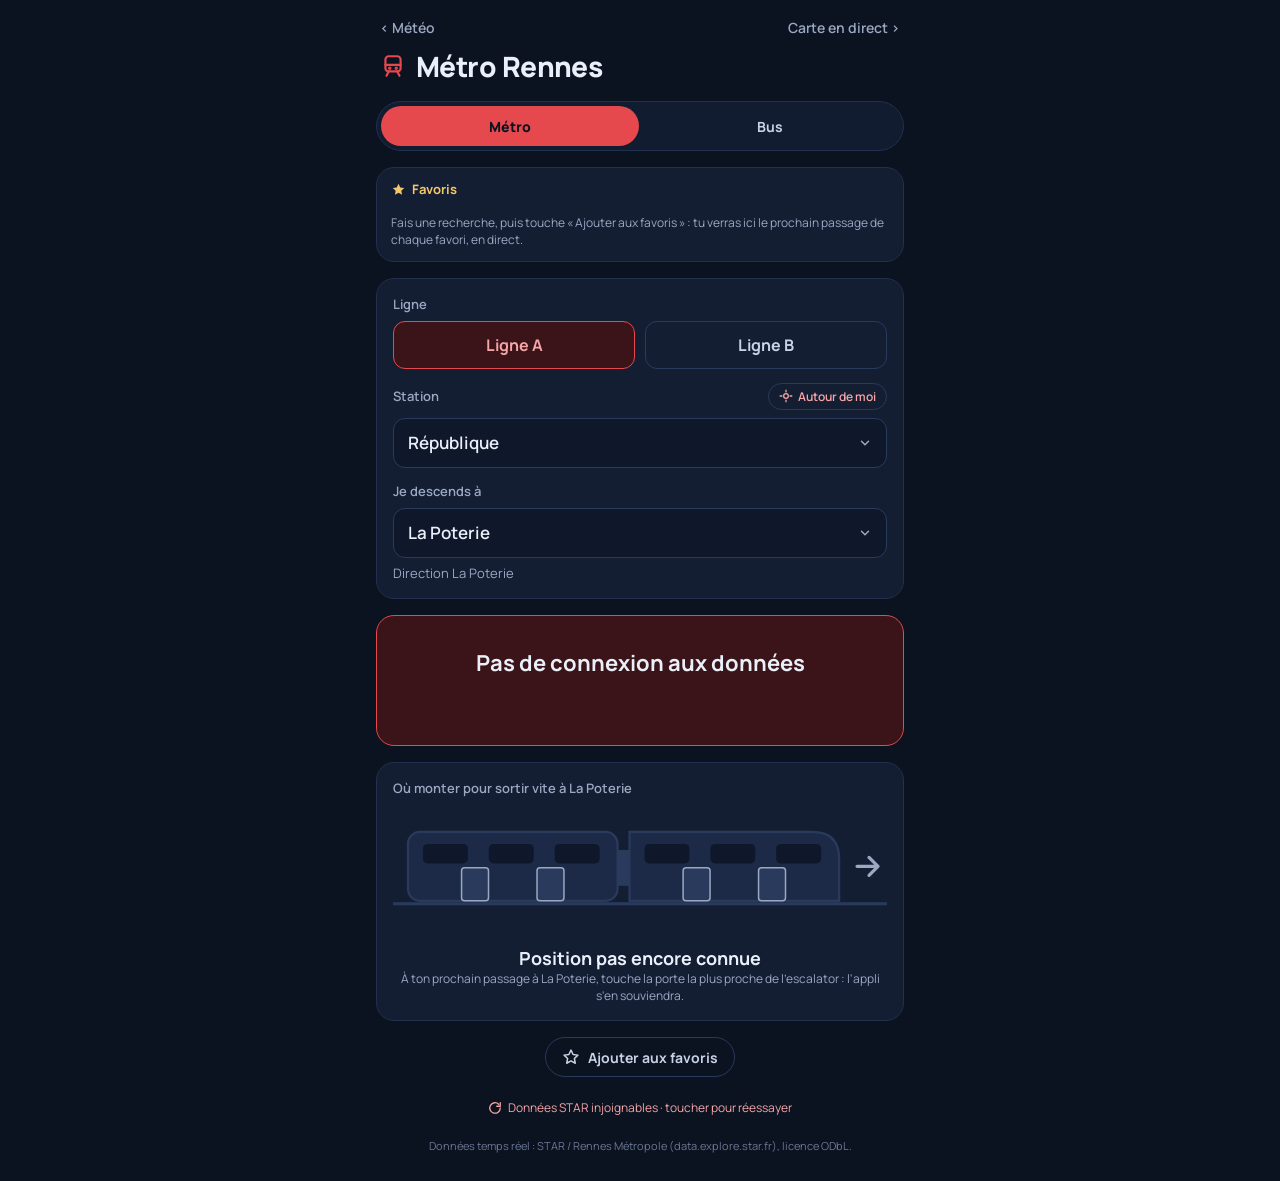
<file: metro/index.html>
<!doctype html>
<html lang="fr">
<head>
<meta charset="utf-8">
<meta name="viewport" content="width=device-width, initial-scale=1, viewport-fit=cover">
<meta name="theme-color" content="#0B1220">
<meta name="apple-mobile-web-app-capable" content="yes">
<meta name="mobile-web-app-capable" content="yes">
<meta name="apple-mobile-web-app-status-bar-style" content="black-translucent">
<meta name="apple-mobile-web-app-title" content="Métro">
<title>Métro et bus Rennes</title>
<link rel="manifest" href="manifest.webmanifest">
<link rel="icon" href="icon.svg" type="image/svg+xml">
<link rel="apple-touch-icon" href="apple-touch-icon.png">
<link rel="preconnect" href="https://fonts.googleapis.com">
<link rel="preconnect" href="https://fonts.gstatic.com" crossorigin>
<link href="https://fonts.googleapis.com/css2?family=Manrope:wght@400;500;600;700;800&display=swap" rel="stylesheet">
<link rel="stylesheet" href="metro.css?v=11">
</head>
<body data-tab="metro">
<div class="app">
  <header class="top">
    <div class="top-links"><a class="back" href="../">‹ Météo</a><a class="back" href="carte/">Carte en direct ›</a></div>
    <h1>
      <svg class="ico-metro" width="26" height="26" viewBox="0 0 24 24" fill="none" stroke="currentColor" stroke-width="2" stroke-linecap="round" stroke-linejoin="round" aria-hidden="true"><rect x="5" y="3" width="14" height="14" rx="3"/><path d="M5 11h14M8 17l-2 4M16 17l2 4"/><circle cx="9" cy="14" r=".6" fill="currentColor"/><circle cx="15" cy="14" r=".6" fill="currentColor"/></svg>
      <svg class="ico-bus" width="26" height="26" viewBox="0 0 24 24" fill="none" stroke="currentColor" stroke-width="2" stroke-linecap="round" stroke-linejoin="round" aria-hidden="true"><rect x="4" y="3" width="16" height="15" rx="3"/><path d="M4 11h16M8 18v3M16 18v3M9 7h6"/><circle cx="8" cy="14.5" r=".6" fill="currentColor"/><circle cx="16" cy="14.5" r=".6" fill="currentColor"/></svg>
      <span id="title">Métro Rennes</span>
    </h1>
  </header>

  <nav class="tabs" aria-label="Onglets">
    <a href="#metro" data-tab="metro" style="--c:#E5484D">Métro</a>
    <a href="#bus" data-tab="bus" style="--c:#5BB8FF">Bus</a>
  </nav>

  <section class="favs" id="favs" aria-label="Favoris">
    <div class="favs-head">
      <span class="favs-title">
        <svg width="15" height="15" viewBox="0 0 24 24" fill="currentColor" aria-hidden="true"><path d="M12 2.8l2.8 5.9 6.4.8-4.7 4.4 1.2 6.4L12 17.2l-5.7 3.1 1.2-6.4-4.7-4.4 6.4-.8z"/></svg>
        Favoris
      </span>
      <button type="button" class="favs-edit" id="fav-edit" hidden>Modifier</button>
    </div>
    <ul class="favs-list" id="fav-list"></ul>
    <p class="favs-empty" id="fav-empty">Fais une recherche, puis touche « Ajouter aux favoris » : tu verras ici le prochain passage de chaque favori, en direct.</p>
  </section>

  <!-- Onglet Métro -->
  <main class="tab" id="tab-metro">
    <section class="card">
      <div class="lbl">Ligne</div>
      <div class="seg" role="group" aria-label="Ligne">
        <button type="button" id="btn-a" data-line="A">Ligne A</button>
        <button type="button" id="btn-b" data-line="B">Ligne B</button>
      </div>

      <div class="lbl-row">
        <label class="lbl" for="station">Station</label>
        <button type="button" class="locate" id="locate" aria-label="Trouver la station la plus proche"><svg width="14" height="14" viewBox="0 0 24 24" fill="none" stroke="currentColor" stroke-width="2.2" stroke-linecap="round" aria-hidden="true"><circle cx="12" cy="12" r="4"/><path d="M12 2v3M12 19v3M2 12h3M19 12h3"/></svg><span>Autour de moi</span></button>
      </div>
      <div class="here" id="here" hidden></div>
      <select id="station"></select>

      <label class="lbl" for="dest">Je descends à</label>
      <select id="dest"></select>
      <div class="dir-hint" id="dir-hint"></div>
    </section>

    <section class="result" id="result" aria-live="polite">
      <div class="r-label" id="r-label">Prochain métro dans</div>
      <div class="r-main" id="r-main">…</div>
      <div class="r-next" id="r-next"></div>
      <div class="r-note" id="r-note"></div>
    </section>

    <section class="card train-card" id="train-card" hidden>
      <div class="lbl" id="train-title">Où monter</div>
      <div class="train-wrap" id="train"></div>
      <div class="train-text" id="train-text"></div>
      <div class="train-help" id="train-help"></div>
    </section>

    <button type="button" class="fav-btn" id="fav-metro"><svg width="18" height="18" viewBox="0 0 24 24" fill="none" stroke="currentColor" stroke-width="2" stroke-linejoin="round" aria-hidden="true"><path d="M12 2.8l2.8 5.9 6.4.8-4.7 4.4 1.2 6.4L12 17.2l-5.7 3.1 1.2-6.4-4.7-4.4 6.4-.8z"/></svg><span>Ajouter aux favoris</span></button>

    <button type="button" class="status" id="status" aria-label="Actualiser">
      <svg width="14" height="14" viewBox="0 0 24 24" fill="none" stroke="currentColor" stroke-width="2.2" stroke-linecap="round" stroke-linejoin="round" aria-hidden="true"><path d="M21 12a9 9 0 1 1-2.6-6.4"/><path d="M21 3v6h-6"/></svg>
      <span id="status-text">Chargement…</span>
    </button>
    <pre class="debug" id="debug" hidden></pre>
  </main>

  <!-- Onglet Bus -->
  <main class="tab bus" id="tab-bus" hidden>
    <section class="card">
      <label class="lbl" for="from">Je pars de</label>
      <div class="ac">
        <input id="from" type="text" autocomplete="off" autocorrect="off" spellcheck="false" placeholder="République" enterkeyhint="next">
        <ul class="sugg" id="from-sugg" hidden></ul>
      </div>

      <div class="swap-row">
        <label class="lbl" for="to">Je vais à</label>
        <button type="button" class="swap" id="swap" aria-label="Inverser départ et arrivée">
          <svg width="18" height="18" viewBox="0 0 24 24" fill="none" stroke="currentColor" stroke-width="2.2" stroke-linecap="round" stroke-linejoin="round" aria-hidden="true"><path d="M7 4v16M3 8l4-4 4 4M17 20V4M13 16l4 4 4-4"/></svg>
        </button>
      </div>
      <div class="ac">
        <input id="to" type="text" autocomplete="off" autocorrect="off" spellcheck="false" placeholder="Gares" enterkeyhint="done">
        <ul class="sugg" id="to-sugg" hidden></ul>
      </div>
    </section>

    <section class="result" id="bus-result" aria-live="polite">
      <div class="r-label" id="b-label"></div>
      <div class="r-main small" id="b-main">Choisis tes deux arrêts</div>
      <div class="r-next" id="b-next"></div>
      <div class="r-note" id="b-note"></div>
    </section>

    <ul class="blist" id="b-list"></ul>

    <button type="button" class="fav-btn" id="fav-bus"><svg width="18" height="18" viewBox="0 0 24 24" fill="none" stroke="currentColor" stroke-width="2" stroke-linejoin="round" aria-hidden="true"><path d="M12 2.8l2.8 5.9 6.4.8-4.7 4.4 1.2 6.4L12 17.2l-5.7 3.1 1.2-6.4-4.7-4.4 6.4-.8z"/></svg><span>Ajouter aux favoris</span></button>

    <button type="button" class="status" id="b-status" aria-label="Actualiser">
      <svg width="14" height="14" viewBox="0 0 24 24" fill="none" stroke="currentColor" stroke-width="2.2" stroke-linecap="round" stroke-linejoin="round" aria-hidden="true"><path d="M21 12a9 9 0 1 1-2.6-6.4"/><path d="M21 3v6h-6"/></svg>
      <span id="b-status-text">Chargement des arrêts…</span>
    </button>
    <pre class="debug" id="b-debug" hidden></pre>
  </main>

  <footer class="foot">Données temps réel : STAR / Rennes Métropole (data.explore.star.fr), licence ODbL.</footer>
</div>
<script src="metro.js?v=11"></script>
<script src="geo.js?v=11"></script>
<script src="bus.js?v=11"></script>
<script src="favoris.js?v=11"></script>
<script src="tabs.js?v=11"></script>
<script src="../update.js" data-sw="sw.js"></script>
</body>
</html>
</file>
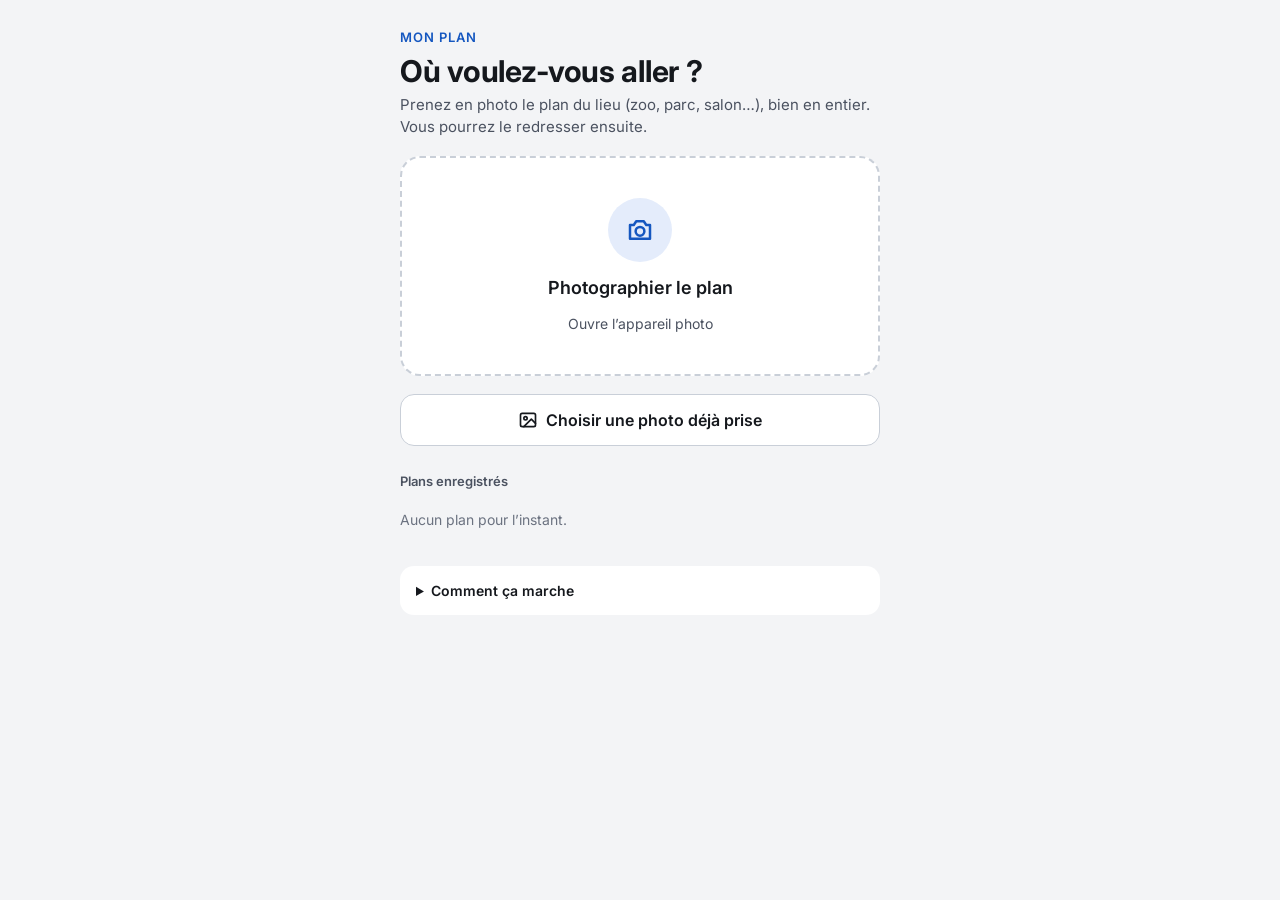
<file: plan/index.html>
<!doctype html>
<html lang="fr">
<head>
<meta charset="utf-8">
<meta name="viewport" content="width=device-width, initial-scale=1, viewport-fit=cover, user-scalable=no">
<meta name="theme-color" content="#F3F4F6" media="(prefers-color-scheme: light)">
<meta name="theme-color" content="#0F1318" media="(prefers-color-scheme: dark)">
<meta name="apple-mobile-web-app-capable" content="yes">
<meta name="mobile-web-app-capable" content="yes">
<meta name="apple-mobile-web-app-status-bar-style" content="default">
<meta name="apple-mobile-web-app-title" content="Mon plan">
<title>Mon plan</title>
<link rel="manifest" href="manifest.webmanifest">
<link rel="icon" href="icon.svg" type="image/svg+xml">
<link rel="apple-touch-icon" href="apple-touch-icon.png">
<link rel="preconnect" href="https://fonts.googleapis.com">
<link rel="preconnect" href="https://fonts.gstatic.com" crossorigin>
<link href="https://fonts.googleapis.com/css2?family=Inter:wght@400;500;600;700&display=swap" rel="stylesheet">
<link rel="stylesheet" href="plan.css">
</head>
<body>

<!-- Écran 1 : accueil, photo du plan et plans enregistrés -->
<section id="accueil" class="screen">
  <div class="wrap">
    <header class="intro">
      <p class="kicker">Mon plan</p>
      <h1>Où voulez-vous aller ?</h1>
      <p class="lead">Prenez en photo le plan du lieu (zoo, parc, salon…), bien en entier. Vous pourrez le redresser ensuite.</p>
    </header>

    <label class="drop" for="in-photo">
      <span class="drop-ic"><svg width="30" height="30" viewBox="0 0 24 24" fill="none" stroke="currentColor" stroke-width="2" stroke-linecap="round" stroke-linejoin="round" aria-hidden="true"><path d="M4 8h3l2-3h6l2 3h3v11H4z"/><circle cx="12" cy="13" r="3.5"/></svg></span>
      <span class="drop-t">Photographier le plan</span>
      <span class="drop-s">Ouvre l’appareil photo</span>
    </label>
    <input id="in-photo" class="sr" type="file" accept="image/*" capture="environment">

    <label class="btn secondary" for="in-galerie">
      <svg width="20" height="20" viewBox="0 0 24 24" fill="none" stroke="currentColor" stroke-width="2" stroke-linecap="round" stroke-linejoin="round" aria-hidden="true"><rect x="3" y="4" width="18" height="16" rx="2"/><circle cx="9" cy="10" r="2"/><path d="M21 16l-5-5-9 9"/></svg>
      Choisir une photo déjà prise
    </label>
    <input id="in-galerie" class="sr" type="file" accept="image/*">

    <h2 class="sec">Plans enregistrés</h2>
    <p id="liste-vide" class="muted">Aucun plan pour l’instant.</p>
    <ul id="liste" class="liste"></ul>

    <details class="aide">
      <summary>Comment ça marche</summary>
      <ol>
        <li>Photographiez le plan, puis placez ses 4 coins pour le redresser.</li>
        <li>Touchez l’endroit où vous êtes, puis celui où vous voulez aller.</li>
        <li><strong>Calage</strong> (une seule fois par plan) : téléphone à plat devant vous, marchez jusqu’à un repère facile à reconnaître (croisement, coin de bâtiment), puis touchez-le sur le plan. L’appli en déduit le sens du plan et son échelle.</li>
        <li>Le triangle bleu suit ensuite vos pas et la direction du téléphone. Quand vous reconnaissez un endroit, touchez « Je suis ici » pour corriger la position : le calage s’affine à chaque fois.</li>
      </ol>
      <p class="muted">Le comptage de pas dérive un peu (5 à 10 % de la distance) : recalez-vous de temps en temps. La boussole peut être perturbée près de structures métalliques.</p>
    </details>
  </div>
</section>

<!-- Écran 2 : redresser la photo -->
<section id="redresser" class="screen" hidden>
  <div class="bar">
    <button class="icon-btn" id="r-retour" aria-label="Retour"><svg width="20" height="20" viewBox="0 0 24 24" fill="none" stroke="currentColor" stroke-width="2" stroke-linecap="round" aria-hidden="true"><path d="M15 6l-6 6 6 6"/></svg></button>
    <div>
      <h1 class="bar-t">Redresser le plan</h1>
      <p class="bar-s">Faites glisser les 4 ronds sur les coins du plan.</p>
    </div>
  </div>
  <div class="r-zone"><canvas id="rcv" aria-label="Photo du plan avec les 4 coins à placer"></canvas></div>
  <div class="r-foot">
    <label class="field">
      <span>Nom du plan</span>
      <input id="nom" type="text" placeholder="Ex. : Zoo de la Bourbansais" autocomplete="off" enterkeyhint="done">
    </label>
    <button class="btn primary" id="r-ok">Redresser et continuer</button>
    <button class="btn ghost" id="r-tel">Garder la photo telle quelle</button>
  </div>
</section>

<!-- Écran 3 : le plan (position, destination, calage, guidage) -->
<section id="carte" class="screen" hidden>
  <canvas id="cv" aria-label="Plan"></canvas>

  <div id="banner" class="banner">
    <div id="b-ic" class="b-ic" aria-hidden="true"></div>
    <div class="b-txt">
      <p id="b-t" class="b-t"></p>
      <p id="b-s" class="b-s"></p>
    </div>
  </div>

  <button id="recentrer" class="fab" aria-label="Recentrer sur ma position" hidden>
    <svg width="22" height="22" viewBox="0 0 24 24" fill="none" stroke="currentColor" stroke-width="2.2" stroke-linecap="round" aria-hidden="true"><circle cx="12" cy="12" r="7"/><circle cx="12" cy="12" r="2" fill="currentColor"/><path d="M12 2v3M12 19v3M2 12h3M19 12h3"/></svg>
  </button>

  <div id="sheet" class="sheet">
    <p id="s-msg" class="s-msg"></p>
    <div id="stats" class="stats" hidden>
      <div><span>Pas</span><strong id="st-pas">0</strong></div>
      <div><span>Distance</span><strong id="st-dist">0 m</strong></div>
      <div><span>Cap</span><strong id="st-cap">–</strong></div>
    </div>
    <div id="actions" class="actions"></div>
  </div>

  <div id="demo" class="demo" hidden>
    <label>Cap <input id="demo-cap" type="range" min="0" max="359" value="0"> <output id="demo-cap-v">0°</output></label>
    <button class="btn small" id="demo-pas">+1 pas</button>
    <button class="btn small" id="demo-10">+10 pas</button>
  </div>
</section>

<div id="busy" class="busy" hidden><div class="spin" aria-hidden="true"></div><p id="busy-t">Redressement…</p></div>
<div id="toast" class="toast" role="status" aria-live="polite" hidden></div>

<script src="plan.js"></script>
<script src="../update.js" data-sw="sw.js"></script>
</body>
</html>
</file>
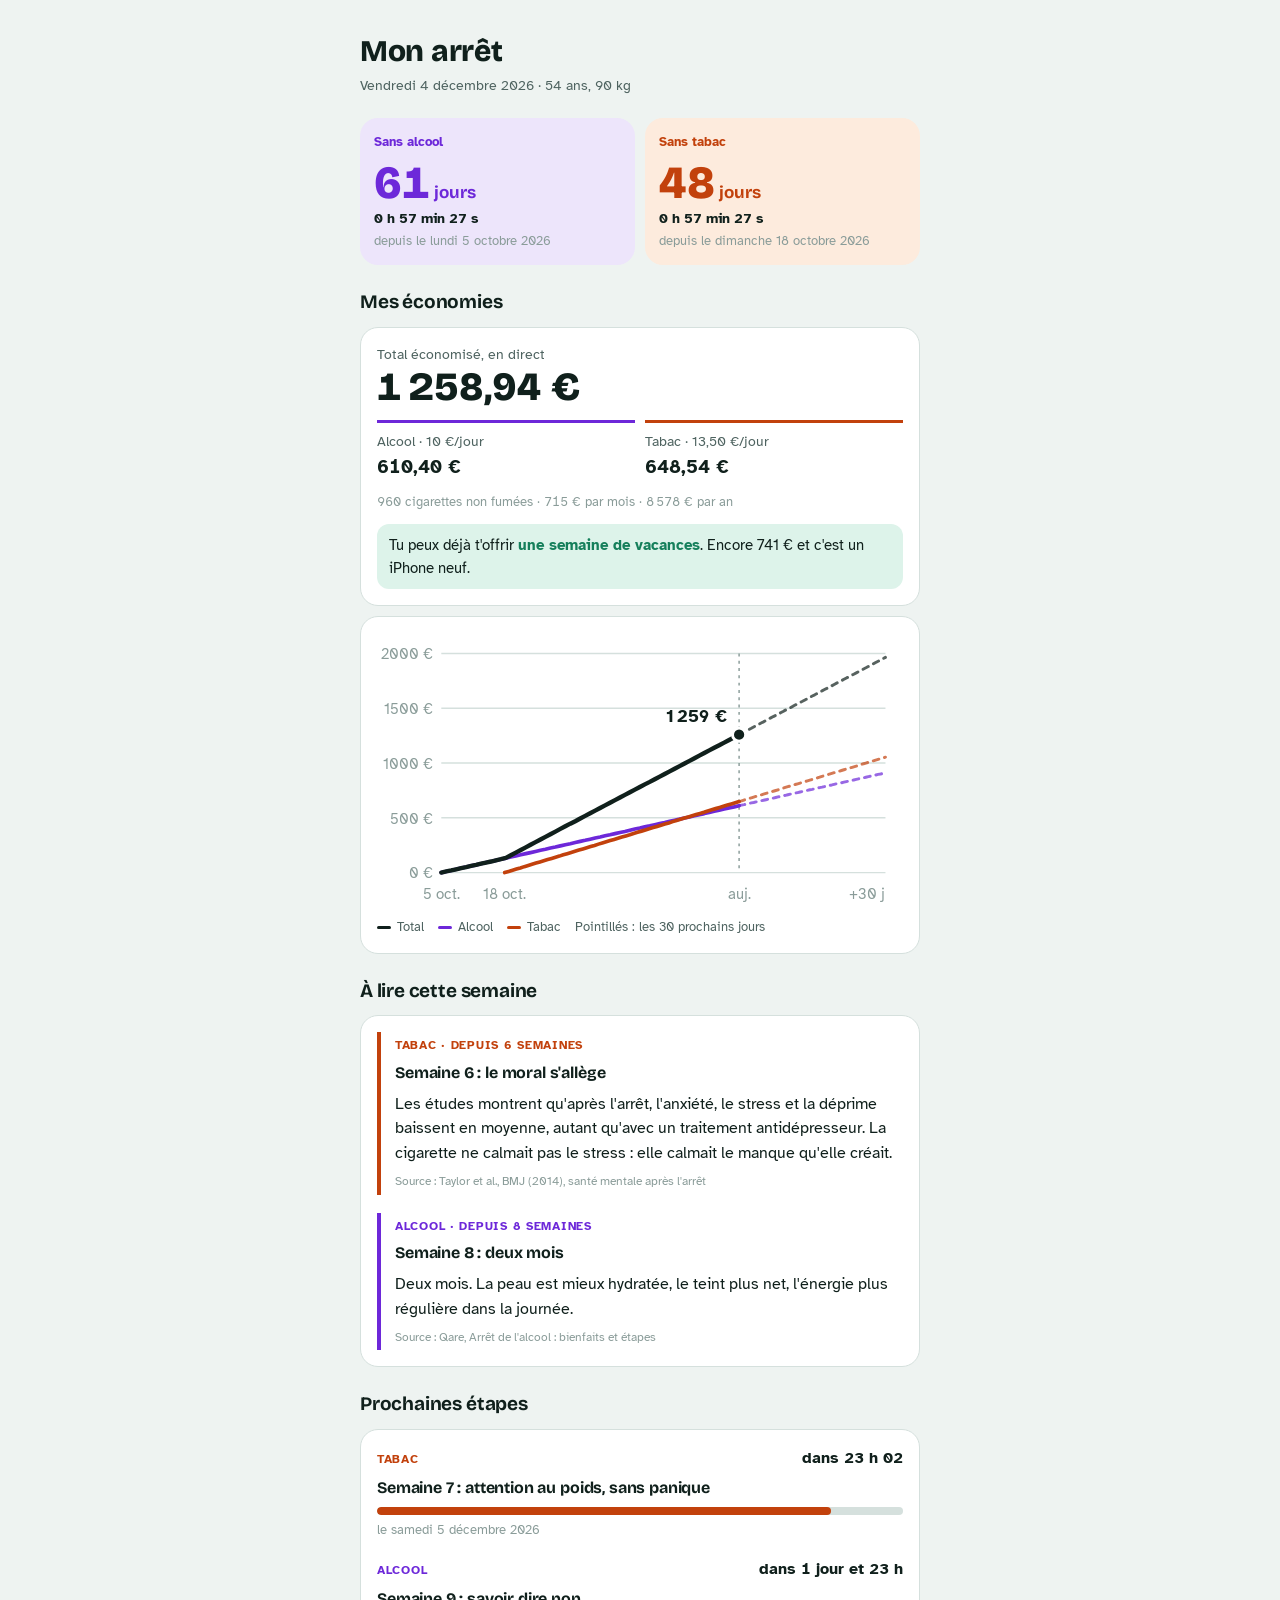
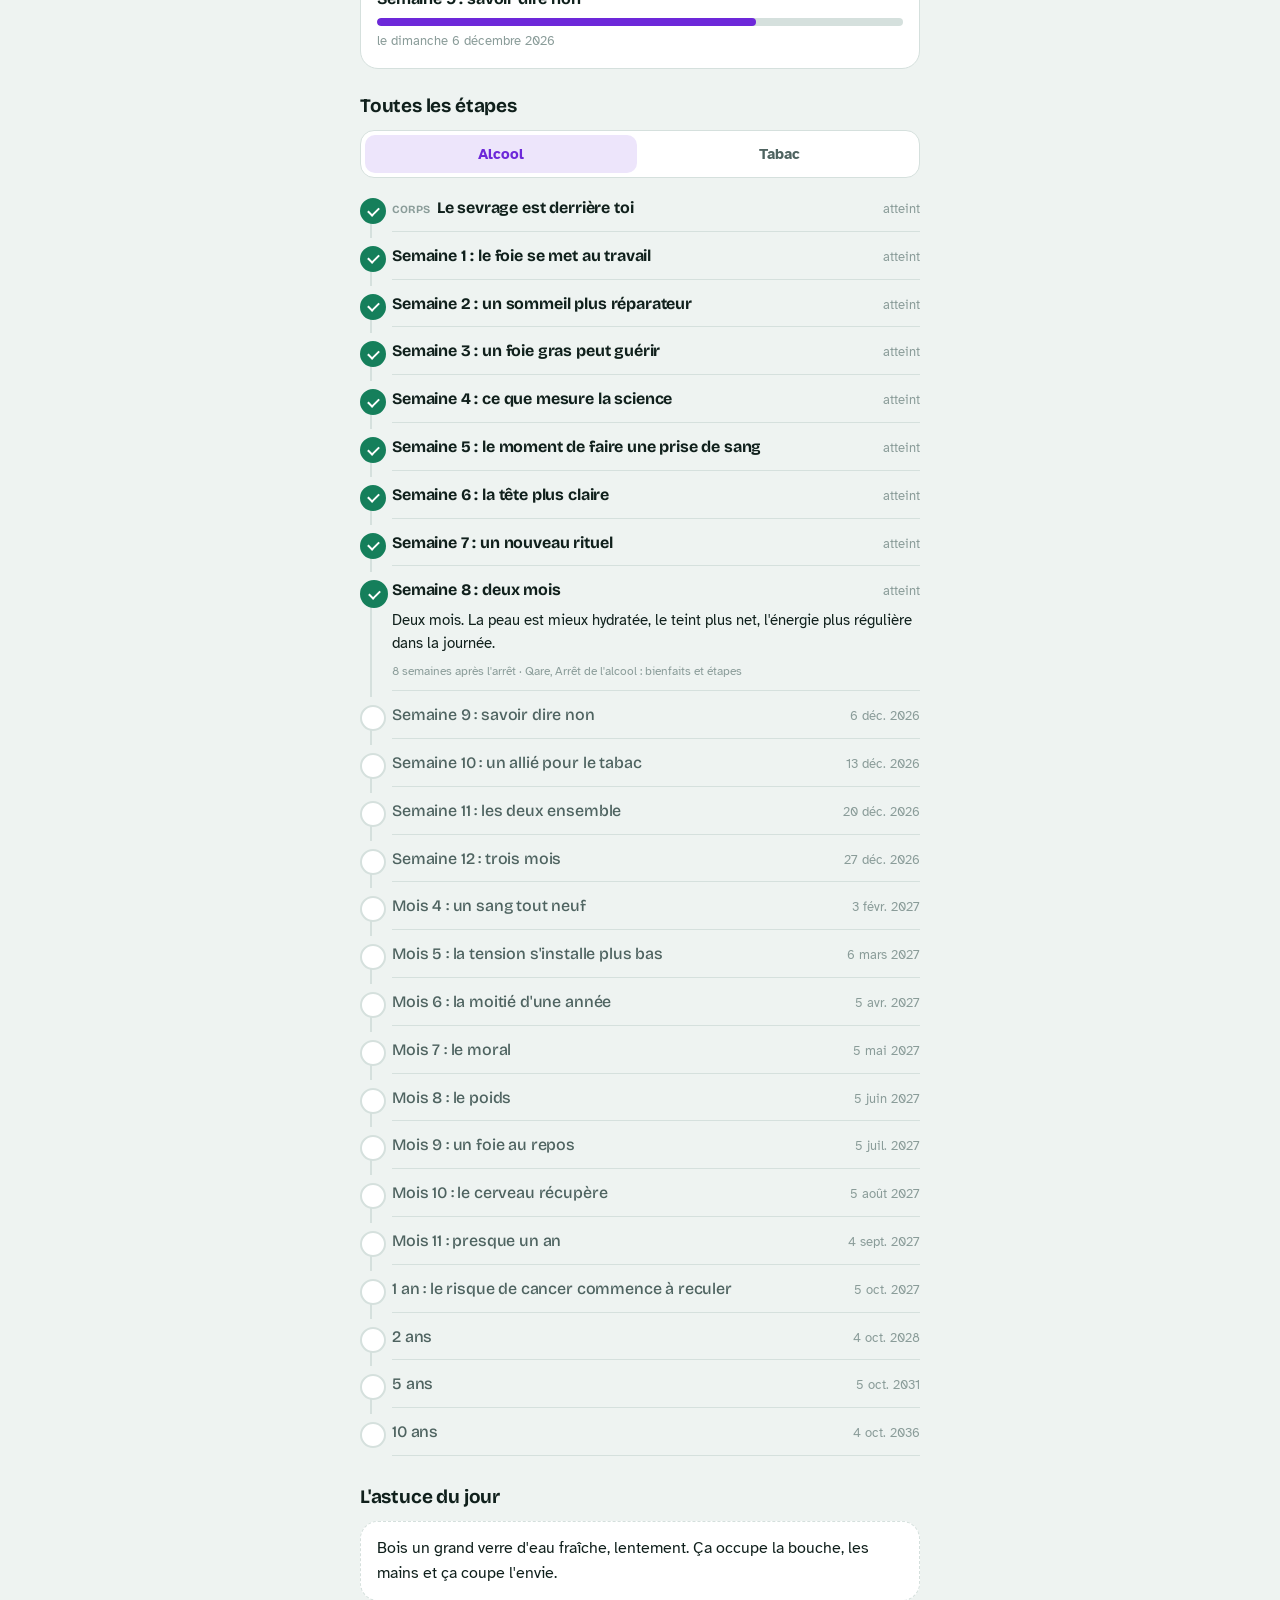
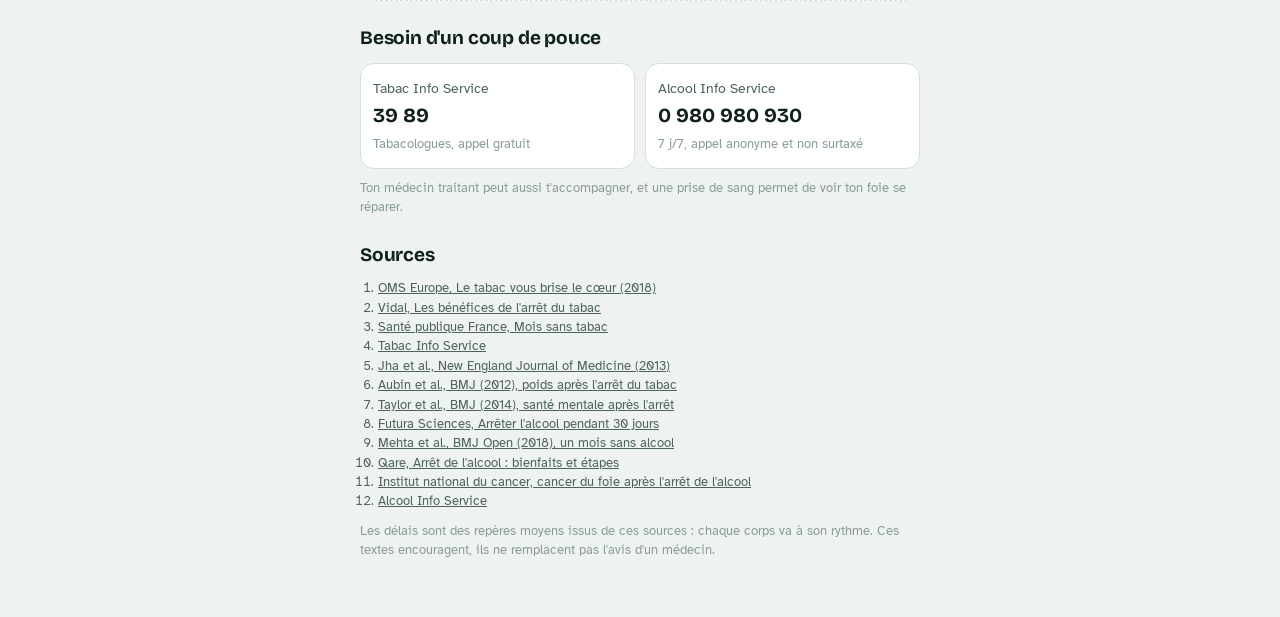
<file: sevrage/index.html>
<!doctype html>
<html lang="fr">
<head>
<meta charset="utf-8">
<meta name="viewport" content="width=device-width, initial-scale=1, viewport-fit=cover">
<meta name="theme-color" content="#EEF3F1" media="(prefers-color-scheme: light)">
<meta name="theme-color" content="#0C1513" media="(prefers-color-scheme: dark)">
<meta name="apple-mobile-web-app-capable" content="yes">
<meta name="mobile-web-app-capable" content="yes">
<meta name="apple-mobile-web-app-status-bar-style" content="default">
<meta name="apple-mobile-web-app-title" content="Mon arrêt">
<title>Mon arrêt</title>
<link rel="manifest" href="manifest.webmanifest">
<link rel="icon" href="icon.svg" type="image/svg+xml">
<link rel="apple-touch-icon" href="apple-touch-icon.png">
<link rel="preconnect" href="https://fonts.googleapis.com">
<link rel="preconnect" href="https://fonts.gstatic.com" crossorigin>
<link href="https://fonts.googleapis.com/css2?family=Bricolage+Grotesque:opsz,wght@12..96,500;12..96,700;12..96,800&family=Atkinson+Hyperlegible:ital,wght@0,400;0,700;1,400&display=swap" rel="stylesheet">
<style>
/* Mise en page : une colonne de téléphone, compteurs en tête, puis argent, lecture de la semaine, chronologie complète. */
:root {
  padding-top: env(safe-area-inset-top, 0px); padding-bottom: env(safe-area-inset-bottom, 0px);
  --bg: #EEF3F1; --card: #FFFFFF; --ink: #10201C; --soft: #4E6360; --faint: #8A9C99; --line: #D5E0DD;
  --tabac: #C2410C; --tabac-bg: #FDEBDD; --alcool: #6D28D9; --alcool-bg: #EDE5FB; --ok: #157F5B; --ok-bg: #DDF3EA; --sum: #10201C;
  --f-display: "Bricolage Grotesque", "Avenir Next", system-ui, sans-serif;
  --f-body: "Atkinson Hyperlegible", -apple-system, system-ui, sans-serif;
}
@media (prefers-color-scheme: dark) { :root:not([data-theme="light"]) {
  --bg: #0C1513; --card: #15211E; --ink: #E8F0EE; --soft: #A3B5B1; --faint: #6E817D; --line: #26332F;
  --tabac: #FB8F5A; --tabac-bg: #3A2014; --alcool: #B79BFF; --alcool-bg: #271C3F; --ok: #4FD1A1; --ok-bg: #12352A; --sum: #E8F0EE; color-scheme: dark } }
:root[data-theme="dark"] {
  --bg: #0C1513; --card: #15211E; --ink: #E8F0EE; --soft: #A3B5B1; --faint: #6E817D; --line: #26332F;
  --tabac: #FB8F5A; --tabac-bg: #3A2014; --alcool: #B79BFF; --alcool-bg: #271C3F; --ok: #4FD1A1; --ok-bg: #12352A; --sum: #E8F0EE; color-scheme: dark }

body { background: var(--bg); color: var(--ink); font-family: var(--f-body); font-size: 16px; line-height: 1.55; }
.wrap { max-width: 560px; margin: 0 auto; padding-block: 20px 48px; padding-left: max(16px, env(safe-area-inset-left, 0px)); padding-right: max(16px, env(safe-area-inset-right, 0px)); display: flex; flex-direction: column; gap: 22px; }
h1, h2, h3 { font-family: var(--f-display); margin: 0; text-wrap: balance; letter-spacing: -0.01em; }
h1 { font-size: 30px; font-weight: 800; }
h2 { font-size: 19px; font-weight: 700; }
h3 { font-size: 16px; font-weight: 700; }
p { margin: 0; }
.sub { color: var(--soft); font-size: 14px; }
.tiny { color: var(--faint); font-size: 12.5px; }
.num { font-variant-numeric: tabular-nums; }
.card { background: var(--card); border-radius: 18px; padding: 16px; border: 1px solid var(--line); }
.section { display: flex; flex-direction: column; gap: 10px; }

.counters { display: grid; grid-template-columns: 1fr 1fr; gap: 10px; }
.counter { border-radius: 18px; padding: 14px; display: flex; flex-direction: column; gap: 2px; min-width: 0; }
.counter.tabac { background: var(--tabac-bg); }
.counter.alcool { background: var(--alcool-bg); }
.counter .lbl { font-size: 13px; font-weight: 700; display: flex; align-items: center; gap: 6px; }
.tabac .lbl, .tabac .big { color: var(--tabac); }
.alcool .lbl, .alcool .big { color: var(--alcool); }
.counter .big { font-family: var(--f-display); font-size: 46px; font-weight: 800; line-height: 1; margin-top: 6px; }
.counter .big small { font-size: 17px; font-weight: 700; margin-left: 4px; }
.counter .clock { font-size: 14px; font-weight: 700; color: var(--ink); }

.money-total { font-family: var(--f-display); font-size: 40px; font-weight: 800; line-height: 1.05; }
.split { display: grid; grid-template-columns: 1fr 1fr; gap: 10px; margin-top: 12px; }
.split div { border-top: 3px solid; padding-top: 6px; }
.split .t { border-color: var(--tabac); }
.split .a { border-color: var(--alcool); }
.split b { font-size: 19px; display: block; }
.treat { margin-top: 12px; padding: 10px 12px; border-radius: 12px; background: var(--ok-bg); color: var(--ink); font-size: 14.5px; }
.treat b { color: var(--ok); }

.chart svg { width: 100%; height: auto; display: block; }
.legend { display: flex; flex-wrap: wrap; gap: 14px; font-size: 13px; color: var(--soft); margin-top: 6px; }
.legend i { display: inline-block; width: 14px; height: 3px; border-radius: 2px; vertical-align: middle; margin-right: 6px; }

.read { border-left: 4px solid; border-radius: 0; padding: 4px 0 4px 14px; display: flex; flex-direction: column; gap: 6px; }
.read.tabac { border-color: var(--tabac); }
.read.alcool { border-color: var(--alcool); }
.eyebrow { font-size: 12px; font-weight: 700; letter-spacing: 0.06em; text-transform: uppercase; }
.read.tabac .eyebrow { color: var(--tabac); }
.read.alcool .eyebrow { color: var(--alcool); }
.read p.body { font-size: 16px; }
.src { font-size: 12px; color: var(--faint); }

.next { display: flex; flex-direction: column; gap: 6px; }
.bar { height: 8px; border-radius: 4px; background: var(--line); overflow: hidden; }
.bar i { display: block; height: 100%; border-radius: 4px; }
.next.tabac .bar i { background: var(--tabac); }
.next.alcool .bar i { background: var(--alcool); }
.next-row { display: flex; justify-content: space-between; gap: 10px; align-items: baseline; }
.next-row b { white-space: nowrap; }

.tabs { display: grid; grid-template-columns: 1fr 1fr; gap: 6px; background: var(--card); border: 1px solid var(--line); border-radius: 14px; padding: 4px; }
.tabs button { font: 700 15px var(--f-body); border: 0; border-radius: 10px; padding: 10px; background: transparent; color: var(--soft); cursor: pointer; }
.tabs button[aria-selected="true"].t { background: var(--tabac-bg); color: var(--tabac); }
.tabs button[aria-selected="true"].a { background: var(--alcool-bg); color: var(--alcool); }
.tabs button:focus-visible, summary:focus-visible { outline: 2px solid var(--ink); outline-offset: 2px; }

.timeline { list-style: none; margin: 0; padding: 0; display: flex; flex-direction: column; }
.timeline li { display: grid; grid-template-columns: 22px 1fr; gap: 10px; position: relative; padding-bottom: 4px; }
.timeline li::before { content: ""; position: absolute; left: 10px; top: 24px; bottom: -2px; width: 2px; background: var(--line); }
.timeline li:last-child::before { display: none; }
.dot { width: 22px; height: 22px; border-radius: 50%; border: 2px solid var(--line); background: var(--card); display: grid; place-items: center; margin-top: 10px; z-index: 1; }
.done .dot { background: var(--ok); border-color: var(--ok); }
.done .dot::after { content: ""; width: 9px; height: 5px; border: solid #fff; border-width: 0 0 2.5px 2.5px; transform: translateY(-1px) rotate(-45deg); }
.current .dot { border-color: var(--ok); border-width: 3px; }
details { padding: 8px 0 10px; border-bottom: 1px solid var(--line); min-width: 0; }
summary { cursor: pointer; list-style: none; display: flex; justify-content: space-between; gap: 10px; align-items: baseline; }
summary::-webkit-details-marker { display: none; }
summary .when { font-size: 12.5px; color: var(--faint); white-space: nowrap; }
.future summary h3 { color: var(--soft); font-weight: 500; }
details p { margin-top: 6px; font-size: 15px; color: var(--ink); }
.kind { font-size: 11px; font-weight: 700; letter-spacing: 0.05em; text-transform: uppercase; color: var(--faint); margin-right: 6px; }

.tip { background: var(--card); border: 1px dashed var(--line); border-radius: 18px; padding: 14px 16px; }
.help { display: grid; grid-template-columns: 1fr 1fr; gap: 10px; }
.help div { background: var(--card); border: 1px solid var(--line); border-radius: 14px; padding: 12px; }
.help b { font-size: 20px; font-family: var(--f-display); user-select: all; }
.sources { font-size: 12.5px; color: var(--soft); padding-left: 18px; margin: 0; }
.sources a { color: inherit; }
@media (max-width: 380px) { .counter .big { font-size: 38px; } .money-total { font-size: 34px; } }
@media (prefers-reduced-motion: reduce) { * { transition: none !important; } }
</style>

</head>
<body>
<main class="wrap">
  <header>
    <h1>Mon arrêt</h1>
    <p class="sub" id="today">…</p>
  </header>

  <div class="counters">
    <div class="counter alcool">
      <span class="lbl">Sans alcool</span>
      <span class="big num" id="a-days">–<small>jours</small></span>
      <span class="clock num" id="a-clock">–</span>
      <span class="tiny">depuis le lundi 5 octobre 2026</span>
    </div>
    <div class="counter tabac">
      <span class="lbl">Sans tabac</span>
      <span class="big num" id="t-days">–<small>jours</small></span>
      <span class="clock num" id="t-clock">–</span>
      <span class="tiny">depuis le dimanche 18 octobre 2026</span>
    </div>
  </div>

  <section class="section">
    <h2>Mes économies</h2>
    <div class="card">
      <p class="sub">Total économisé, en direct</p>
      <p class="money-total num" id="m-total">–</p>
      <div class="split">
        <div class="a"><span class="sub">Alcool · 10 €/jour</span><b class="num" id="m-a">–</b></div>
        <div class="t"><span class="sub">Tabac · 13,50 €/jour</span><b class="num" id="m-t">–</b></div>
      </div>
      <p class="tiny num" style="margin-top:10px" id="m-extra">–</p>
      <p class="treat" id="m-treat">–</p>
    </div>
    <div class="card chart">
      <div id="chart"></div>
      <div class="legend"><span><i style="background:var(--sum)"></i>Total</span><span><i style="background:var(--alcool)"></i>Alcool</span><span><i style="background:var(--tabac)"></i>Tabac</span><span>Pointillés : les 30 prochains jours</span></div>
    </div>
  </section>

  <section class="section">
    <h2>À lire cette semaine</h2>
    <div class="card" style="display:flex;flex-direction:column;gap:18px" id="reads"></div>
  </section>

  <section class="section">
    <h2>Prochaines étapes</h2>
    <div class="card" style="display:flex;flex-direction:column;gap:16px" id="nexts"></div>
  </section>

  <section class="section">
    <h2>Toutes les étapes</h2>
    <div class="tabs" role="tablist">
      <button type="button" role="tab" class="a" id="tab-a" aria-selected="true">Alcool</button>
      <button type="button" role="tab" class="t" id="tab-t" aria-selected="false">Tabac</button>
    </div>
    <ol class="timeline" id="timeline"></ol>
  </section>

  <section class="section">
    <h2>L'astuce du jour</h2>
    <div class="tip" id="tip">–</div>
  </section>

  <section class="section">
    <h2>Besoin d'un coup de pouce</h2>
    <div class="help">
      <div><span class="sub">Tabac Info Service</span><br><b>39 89</b><br><span class="tiny">Tabacologues, appel gratuit</span></div>
      <div><span class="sub">Alcool Info Service</span><br><b>0 980 980 930</b><br><span class="tiny">7 j/7, appel anonyme et non surtaxé</span></div>
    </div>
    <p class="tiny">Ton médecin traitant peut aussi t'accompagner, et une prise de sang permet de voir ton foie se réparer.</p>
  </section>

  <section class="section">
    <h2>Sources</h2>
    <ol class="sources" id="sources"></ol>
    <p class="tiny">Les délais sont des repères moyens issus de ces sources : chaque corps va à son rythme. Ces textes encouragent, ils ne remplacent pas l'avis d'un médecin.</p>
  </section>
</main>

<script>
"use strict";
// ---------- Données fixes ----------
const PERSON = { born: "1972-05-20", weight: 90 };
const STOP = {
  a: { start: new Date("2026-10-05T00:00:00+02:00").getTime(), perDay: 10 },
  t: { start: new Date("2026-10-18T00:00:00+02:00").getTime(), perDay: 13.5, cigsPerDay: 20 }
};
const DAY = 864e5;

const SRC = {
  oms: ["OMS Europe, Le tabac vous brise le cœur (2018)", "https://www.who.int/europe/fr/news/item/30-05-2018-tobacco-breaks-hearts-choose-health-not-tobacco"],
  vidal: ["Vidal, Les bénéfices de l'arrêt du tabac", "https://www.vidal.fr/maladies/psychisme/arreter-fumer-cigarette-tabac/benefices.html"],
  spf: ["Santé publique France, Mois sans tabac", "https://www.santepubliquefrance.fr/les-actualites/record-de-participation-pour-la-3eme-edition-de-moissanstabac"],
  tis: ["Tabac Info Service", "https://www.tabac-info-service.fr/"],
  jha: ["Jha et al., New England Journal of Medicine (2013)", "https://www.nejm.org/doi/full/10.1056/NEJMsa1211128"],
  aubin: ["Aubin et al., BMJ (2012), poids après l'arrêt du tabac", "https://www.bmj.com/content/345/bmj.e4439"],
  taylor: ["Taylor et al., BMJ (2014), santé mentale après l'arrêt", "https://www.bmj.com/content/348/bmj.g1151"],
  futura: ["Futura Sciences, Arrêter l'alcool pendant 30 jours", "https://www.futura-sciences.com/sante/questions-reponses/corps-humain-passe-t-il-on-arrete-alcool-pendant-30-jours-effets-jour-jour-k2m6-25713/"],
  bmj: ["Mehta et al., BMJ Open (2018), un mois sans alcool", "https://bmjopen.bmj.com/content/8/5/e020673"],
  qare: ["Qare, Arrêt de l'alcool : bienfaits et étapes", "https://www.qare.fr/sante/addiction/alcoolisme/arret/"],
  inca: ["Institut national du cancer, cancer du foie après l'arrêt de l'alcool", "https://www.cancer.fr/professionnels-de-sante/veille/nota-bene-cancer/bulletin-n-108/how-the-risk-of-liver-cancer-changes-after-alcohol-cessation-a-review-and-meta-analysis-of-the-current-literature"],
  ais: ["Alcool Info Service", "https://www.alcool-info-service.fr/"]
};

const H = 1 / 24, W = 7, M = 30.44, Y = 365.25;
const ageAt = d => { const b = new Date(PERSON.born); let a = d.getFullYear() - b.getFullYear(); if (d.getMonth() < b.getMonth() || (d.getMonth() === b.getMonth() && d.getDate() < b.getDate())) a--; return a; };
const kg = pct => (PERSON.weight * pct / 100).toLocaleString("fr-FR", { maximumFractionDigits: 1 });

// kind : "corps" = bienfait mesuré ; "semaine" / "mois" / "année" = texte à lire
const STEPS = {
  t: [
    { at: 20 / 1440, kind: "corps", title: "Le cœur se calme", text: "20 minutes après la dernière cigarette, le rythme cardiaque et la tension commencent déjà à baisser.", src: "oms" },
    { at: 8 * H, kind: "corps", title: "Le corps respire", text: "Les cellules du corps sont de nouveau normalement oxygénées.", src: "vidal" },
    { at: 12 * H, kind: "corps", title: "Le monoxyde de carbone est parti", text: "Le taux de monoxyde de carbone dans le sang est revenu à un niveau normal. Ton sang transporte à nouveau tout son oxygène.", src: "oms" },
    { at: 1, kind: "corps", title: "Plus de nicotine", text: "Le corps ne contient plus de nicotine. Le risque d'infarctus commence à baisser et les poumons se mettent à évacuer le mucus et les résidus de fumée.", src: "vidal" },
    { at: 2, kind: "corps", title: "Le goût et l'odorat reviennent", text: "Les saveurs et les odeurs sont plus nettes. Profite d'un bon repas : il a plus de goût qu'il y a trois jours.", src: "vidal" },
    { at: 3, kind: "corps", title: "On respire plus facilement", text: "Les bronches s'ouvrent, on se sent plus en forme. C'est aussi souvent le moment où le manque est le plus fort : s'il est passé, le plus dur physiquement est derrière toi.", src: "vidal" },
    { at: W, kind: "semaine", title: "Semaine 1 : le cap des 7 jours", text: "Une semaine entière sans fumer. Retiens ceci : une envie de cigarette ne dure que quelques minutes. Si elle arrive, bois un grand verre d'eau, bouge, respire lentement : elle passe toujours.", src: "tis" },
    { at: 2 * W, kind: "semaine", title: "Semaine 2 : le sang circule mieux", text: "Entre 2 et 12 semaines après l'arrêt, la circulation s'améliore et les poumons fonctionnent mieux. Tu peux le sentir dans les escaliers ou en marchant vite.", src: "oms" },
    { at: 3 * W, kind: "semaine", title: "Semaine 3 : les automatismes s'effacent", text: "Les gestes réflexes (la cigarette du café, d'après le repas, de la pause) perdent de leur force chaque fois que tu les traverses sans fumer. Change un détail du rituel : autre tasse, autre endroit, petite marche.", src: "tis" },
    { at: 4 * W, kind: "semaine", title: "Semaine 4 : 28 jours, le cap décisif", text: "Un mois sans tabac multiplie par cinq les chances d'arrêter définitivement. C'est tout le principe du Mois sans tabac : tu viens de le réussir.", src: "spf" },
    { at: 5 * W, kind: "semaine", title: "Semaine 5 : la toux diminue", text: "Entre 2 et 10 semaines, la toux et la fatigue diminuent, on retrouve son souffle. Une petite toux grasse au début est normale : ce sont les poumons qui se nettoient.", src: "vidal" },
    { at: 6 * W, kind: "semaine", title: "Semaine 6 : le moral s'allège", text: "Les études montrent qu'après l'arrêt, l'anxiété, le stress et la déprime baissent en moyenne, autant qu'avec un traitement antidépresseur. La cigarette ne calmait pas le stress : elle calmait le manque qu'elle créait.", src: "taylor" },
    { at: 7 * W, kind: "semaine", title: "Semaine 7 : attention au poids, sans panique", text: "Après l'arrêt du tabac, on prend en moyenne 4 à 5 kg la première année. Tu as un vrai atout : tu as aussi arrêté l'alcool, qui apportait beaucoup de calories. Un fruit ou une poignée d'amandes plutôt que du sucre, et de la marche.", src: "aubin" },
    { at: 8 * W, kind: "semaine", title: "Semaine 8 : deux mois", text: "Deux mois. Ta peau est mieux oxygénée, tes vêtements et ta voiture ne sentent plus le tabac. Fais le calcul en bas de page : cet argent est à toi, offre-toi quelque chose.", src: "oms" },
    { at: 9 * W, kind: "semaine", title: "Semaine 9 : les envies s'espacent", text: "Les envies deviennent plus rares et plus courtes. Si une envie forte revient d'un coup (une fête, une mauvaise nouvelle), ce n'est pas un échec : c'est un souvenir. Il passe comme les autres.", src: "tis" },
    { at: 10 * W, kind: "semaine", title: "Semaine 10 : le souffle est revenu", text: "La période où la toux et la fatigue reculent s'achève. Marcher, monter une côte, porter des courses : tout demande moins d'effort qu'avant.", src: "vidal" },
    { at: 11 * W, kind: "semaine", title: "Semaine 11 : tu es non-fumeur", text: "On ne dit plus « j'essaie d'arrêter » : tu es non-fumeur. Le dire à voix haute aide vraiment à tenir.", src: "tis" },
    { at: 12 * W, kind: "semaine", title: "Semaine 12 : trois mois", text: "La fenêtre des 2 à 12 semaines est bouclée : circulation améliorée et poumons plus efficaces. Les cils des bronches, qui balaient la poussière, repoussent et se remettent au travail.", src: "oms" },
    { at: 4 * M, kind: "mois", title: "Mois 4 : moins essoufflé à l'effort", text: "Entre 1 et 9 mois, les bronches retrouvent toutes leurs fonctions. C'est le bon moment pour reprendre une activité : vélo, marche rapide, natation.", src: "vidal" },
    { at: 5 * M, kind: "mois", title: "Mois 5 : moins de rhumes", text: "Des bronches qui se nettoient seules attrapent moins facilement les infections. L'hiver passe mieux qu'avant.", src: "vidal" },
    { at: 6 * M, kind: "mois", title: "Mois 6 : la moitié d'une année", text: "Six mois. Les poumons continuent de se réparer chaque semaine. À 54 ans, chaque mois sans tabac compte : arrêter entre 45 et 54 ans fait regagner en moyenne environ 6 ans d'espérance de vie.", src: "jha" },
    { at: 7 * M, kind: "mois", title: "Mois 7 : la confiance", text: "Tu as traversé les fêtes, les apéros et les coups durs sans fumer. Ce que tu as fait jusqu'ici, tu peux continuer à le faire.", src: "tis" },
    { at: 8 * M, kind: "mois", title: "Mois 8 : le souffle d'un non-fumeur", text: "Les bronches poursuivent leur réparation. La toux du matin n'est plus qu'un souvenir pour la plupart des anciens fumeurs.", src: "vidal" },
    { at: 9 * M, kind: "mois", title: "Mois 9 : les bronches sont réparées", text: "La période de 1 à 9 mois s'achève : les bronches ont retrouvé leurs fonctions, on est beaucoup moins essoufflé après un effort.", src: "vidal" },
    { at: 10 * M, kind: "mois", title: "Mois 10 : le cœur continue", text: "Le risque d'infarctus baisse chaque mois. Dans deux mois, il aura diminué de moitié.", src: "oms" },
    { at: 11 * M, kind: "mois", title: "Mois 11 : presque un an", text: "Encore un mois et tu fêtes un an. Repense à la personne qui a écrasé sa dernière cigarette le 18 octobre : elle serait fière.", src: "tis" },
    { at: 1 * Y, kind: "année", title: "1 an : le risque cardiaque divisé par deux", text: "Un an après l'arrêt, le risque de maladie coronarienne est environ la moitié de celui d'un fumeur.", src: "oms" },
    { at: 2 * Y, kind: "année", title: "2 ans", text: "Le cœur et les vaisseaux continuent de récupérer. Ton risque cardiovasculaire se rapproche, année après année, de celui d'un non-fumeur.", src: "oms" },
    { at: 5 * Y, kind: "année", title: "5 ans : le risque d'AVC rejoint celui d'un non-fumeur", text: "Entre 5 et 15 ans après l'arrêt, le risque d'accident vasculaire cérébral redevient celui d'une personne qui n'a jamais fumé.", src: "oms" },
    { at: 10 * Y, kind: "année", title: "10 ans : le risque de cancer du poumon divisé par deux", text: "Dix ans après l'arrêt, le risque de cancer du poumon est environ la moitié de celui d'un fumeur.", src: "oms" },
    { at: 15 * Y, kind: "année", title: "15 ans : comme si tu n'avais jamais fumé", text: "Le risque de maladie coronarienne est celui d'une personne qui n'a jamais fumé.", src: "oms" }
  ],
  a: [
    { at: 3, kind: "corps", title: "Le sevrage est derrière toi", text: "Les premiers jours sont ceux du sevrage : tremblements, sueurs, nervosité, mauvais sommeil. Ils durent quelques jours, une semaine au plus. Tu les as traversés.", src: "qare" },
    { at: W, kind: "semaine", title: "Semaine 1 : le foie se met au travail", text: "Dès la première semaine, la graisse et l'inflammation du foie diminuent nettement. Le foie est l'un des rares organes capables de se réparer lui-même.", src: "futura" },
    { at: 2 * W, kind: "semaine", title: "Semaine 2 : un sommeil plus réparateur", text: "L'alcool fait tomber de sommeil mais casse les phases de sommeil profond. Sans lui, les nuits redeviennent plus réparatrices : on se réveille moins fatigué.", src: "qare" },
    { at: 3 * W, kind: "semaine", title: "Semaine 3 : un foie gras peut guérir", text: "Chez une personne qui a un foie gras, 2 à 3 semaines sans alcool peuvent suffire pour que le foie retrouve un fonctionnement normal.", src: "futura" },
    { at: 4 * W, kind: "semaine", title: "Semaine 4 : ce que mesure la science", text: `Après un mois sans alcool, des buveurs réguliers ont vu en moyenne leur tension baisser de 6 %, leur résistance à l'insuline de 25 % et leur poids de 1,5 %, soit environ ${kg(1.5)} kg pour toi.`, src: "bmj" },
    { at: 5 * W, kind: "semaine", title: "Semaine 5 : le moment de faire une prise de sang", text: "Le taux de gamma GT, qui reflète l'état du foie, baisse après l'arrêt. Demande une prise de sang à ton médecin : voir les chiffres s'améliorer est très motivant.", src: "qare" },
    { at: 6 * W, kind: "semaine", title: "Semaine 6 : la tête plus claire", text: "Meilleure concentration, mémoire plus vive, humeur plus stable : le cerveau récupère une partie des capacités que l'alcool émoussait.", src: "qare" },
    { at: 7 * W, kind: "semaine", title: "Semaine 7 : un nouveau rituel", text: "Le verre du soir était un rituel. Garde le rituel, change le contenu : eau pétillante citron, tisane, bière sans alcool. Le geste reste, le poison part.", src: "ais" },
    { at: 8 * W, kind: "semaine", title: "Semaine 8 : deux mois", text: "Deux mois. La peau est mieux hydratée, le teint plus net, l'énergie plus régulière dans la journée.", src: "qare" },
    { at: 9 * W, kind: "semaine", title: "Semaine 9 : savoir dire non", text: "« Non merci, je ne bois pas. » Pas besoin de te justifier. Plus tu le dis, plus c'est simple, et plus les autres l'acceptent.", src: "ais" },
    { at: 10 * W, kind: "semaine", title: "Semaine 10 : un allié pour le tabac", text: "Arrêter l'alcool aide à ne pas reprendre la cigarette : les deux envies allaient souvent ensemble. Tu as retiré les deux, c'est ta meilleure protection.", src: "qare" },
    { at: 11 * W, kind: "semaine", title: "Semaine 11 : les deux ensemble", text: "Le tabac et l'alcool combinés multiplient le risque de cancers de la bouche et de la gorge. En arrêtant les deux, tu as supprimé ce cumul.", src: "inca" },
    { at: 12 * W, kind: "semaine", title: "Semaine 12 : trois mois", text: "Trois mois. Pour un foie légèrement atteint, quelques mois suffisent à revenir à la normale. Tu es en plein dedans.", src: "futura" },
    { at: 4 * M, kind: "mois", title: "Mois 4 : un sang tout neuf", text: "Un globule rouge vit environ 120 jours : tous ceux qui circulent aujourd'hui sont nés depuis ton arrêt, dans un corps sans alcool.", src: "qare" },
    { at: 5 * M, kind: "mois", title: "Mois 5 : la tension s'installe plus bas", text: "Moins d'alcool, c'est une tension artérielle plus basse et un cœur moins sollicité, jour après jour.", src: "futura" },
    { at: 6 * M, kind: "mois", title: "Mois 6 : la moitié d'une année", text: "Six mois. Pense à tout ce que tu as vécu sans un verre : des repas, des soirées, des soucis. Tu sais maintenant que tu peux.", src: "ais" },
    { at: 7 * M, kind: "mois", title: "Mois 7 : le moral", text: "L'alcool entretient souvent la déprime et l'anxiété. Son arrêt est l'une des conditions pour qu'elles s'améliorent durablement.", src: "qare" },
    { at: 8 * M, kind: "mois", title: "Mois 8 : le poids", text: "Sans les calories de l'alcool, la silhouette s'affine. C'est aussi ce qui compense la prise de poids possible après l'arrêt du tabac.", src: "bmj" },
    { at: 9 * M, kind: "mois", title: "Mois 9 : un foie au repos", text: "Pour les atteintes légères, le foie a eu tout le temps de guérir. Un contrôle chez ton médecin te le confirmera.", src: "futura" },
    { at: 10 * M, kind: "mois", title: "Mois 10 : le cerveau récupère", text: "Une partie des capacités de mémoire et d'attention altérées par l'alcool se récupère avec le temps sans alcool.", src: "qare" },
    { at: 11 * M, kind: "mois", title: "Mois 11 : presque un an", text: "Encore un mois et tu fêtes un an sans alcool. C'est le bon moment pour fixer la récompense que tu t'offriras avec tes économies.", src: "ais" },
    { at: 1 * Y, kind: "année", title: "1 an : le risque de cancer commence à reculer", text: "Le risque de cancer du foie baisse d'environ 6 à 7 % par année sans alcool. Le premier pas est fait.", src: "inca" },
    { at: 2 * Y, kind: "année", title: "2 ans", text: "Le cœur, le foie et le cerveau continuent de profiter de chaque année sans alcool. Le risque de plusieurs cancers et de maladies cardiovasculaires continue de baisser.", src: "futura" },
    { at: 5 * Y, kind: "année", title: "5 ans", text: "Cinq ans. Le risque de cancer du foie a nettement reculé depuis l'arrêt, à raison d'environ 6 à 7 % par an.", src: "inca" },
    { at: 10 * Y, kind: "année", title: "10 ans", text: "Dix ans sans alcool. Les risques liés à l'alcool continuent de se rapprocher, année après année, de ceux d'une personne qui ne boit pas.", src: "inca" }
  ]
};

const TIPS = [
  "Une envie de cigarette dure 3 à 5 minutes. Regarde l'heure quand elle arrive : tu verras qu'elle passe.",
  "Bois un grand verre d'eau fraîche, lentement. Ça occupe la bouche, les mains et ça coupe l'envie.",
  "Respire : inspire 4 secondes, bloque 4 secondes, souffle 6 secondes. Trois fois. Le calme revient.",
  "Évite les endroits et les moments où tu fumais et buvais le plus, au moins les premières semaines.",
  "Garde des chewing-gums sans sucre ou des bâtonnets de réglisse sur toi.",
  "Prépare ta réponse : « Non merci, je ne bois plus. » Pas besoin d'explication.",
  "Le soir, remplace l'apéritif par une boisson que tu aimes vraiment : eau gazeuse citron-menthe, jus de tomate, bière sans alcool.",
  "Marche dix minutes dès qu'une envie monte. Le corps en mouvement oublie la cigarette.",
  "Mets l'argent économisé de côté pour de vrai : un virement chaque semaine sur un compte « récompense ».",
  "Raconte ton arrêt à un proche. Quelqu'un qui sait est quelqu'un qui t'encourage.",
  "Les substituts nicotiniques (patchs, gommes) sont remboursés sur prescription : demande à ton médecin ou à ton pharmacien.",
  "Si tu craques une fois, ce n'est pas une rechute. Remets le compteur dans ta tête à zéro et continue : le corps garde les bénéfices.",
  "Dors bien : la fatigue rend les envies plus fortes. Couche-toi un peu plus tôt cette semaine.",
  "Brosse-toi les dents après le repas : le goût frais coupe l'envie de la cigarette d'après.",
  "Note sur ton téléphone les trois raisons pour lesquelles tu as arrêté. Relis-les quand ça tire."
];

// Ce qu'on peut s'offrir avec les économies
const TREATS = [
  [20, "un bon livre ou une place de cinéma avec pop-corn"],
  [50, "un vrai restaurant à deux"],
  [100, "une belle paire de chaussures de marche"],
  [200, "une nuit dans un bel hôtel à Saint-Malo"],
  [400, "un week-end complet à deux, resto compris"],
  [700, "un bon vélo"],
  [1000, "une semaine de vacances"],
  [2000, "un iPhone neuf"],
  [4000, "un beau voyage à l'étranger"],
  [8000, "une petite voiture d'occasion"],
  [15000, "une année entière de voyages"]
];

// ---------- Outils ----------
const $ = id => document.getElementById(id);
const eur = v => v.toLocaleString("fr-FR", { style: "currency", currency: "EUR", minimumFractionDigits: 2, maximumFractionDigits: 2 });
const eur0 = v => v.toLocaleString("fr-FR", { style: "currency", currency: "EUR", maximumFractionDigits: 0 });
const pad = n => String(n).padStart(2, "0");
const esc = s => String(s).replace(/[&<>"]/g, c => ({ "&": "&amp;", "<": "&lt;", ">": "&gt;", '"': "&quot;" }[c]));
const NAME = { a: "Alcool", t: "Tabac" };

function elapsed(k, now) { return Math.max(0, now - STOP[k].start); }
function saved(k, now) { return elapsed(k, now) / DAY * STOP[k].perDay; }

function fmtDelay(days) {
  if (days < 1 / 24) return Math.round(days * 1440) + " min";
  if (days < 1) return Math.round(days * 24) + " h";
  if (days < 14) { const d = Math.round(days); return d + (d > 1 ? " jours" : " jour"); }
  if (days < 7 * 13) return Math.round(days / 7) + " semaines";
  if (days < 360) return Math.round(days / M) + " mois";
  const y = Math.round(days / Y); return y + (y > 1 ? " ans" : " an");
}
function fmtLeft(ms) {
  const s = Math.max(0, Math.floor(ms / 1000));
  const d = Math.floor(s / 86400), h = Math.floor(s % 86400 / 3600), m = Math.floor(s % 3600 / 60);
  if (d >= 2) return `dans ${d} jours`;
  if (d === 1) return `dans 1 jour et ${h} h`;
  if (h >= 1) return `dans ${h} h ${pad(m)}`;
  return `dans ${m} min ${pad(s % 60)} s`;
}
const dateFr = t => new Date(t).toLocaleDateString("fr-FR", { weekday: "long", day: "numeric", month: "long", year: "numeric" });
const dateShort = t => new Date(t).toLocaleDateString("fr-FR", { day: "numeric", month: "short", year: "numeric" });

// ---------- Rendu ----------
function renderCounters(now) {
  for (const k of ["a", "t"]) {
    const e = elapsed(k, now);
    const d = Math.floor(e / DAY), h = Math.floor(e % DAY / 36e5), m = Math.floor(e % 36e5 / 6e4), s = Math.floor(e % 6e4 / 1e3);
    $(k + "-days").innerHTML = `${d}<small>${d > 1 ? "jours" : "jour"}</small>`;
    $(k + "-clock").textContent = `${h} h ${pad(m)} min ${pad(s)} s`;
  }
}

function renderMoney(now) {
  const a = saved("a", now), t = saved("t", now), total = a + t;
  $("m-total").textContent = eur(total);
  $("m-a").textContent = eur(a);
  $("m-t").textContent = eur(t);
  const cigs = Math.floor(elapsed("t", now) / DAY * STOP.t.cigsPerDay);
  const year = (STOP.a.perDay + STOP.t.perDay) * 365;
  $("m-extra").textContent = `${cigs.toLocaleString("fr-FR")} cigarettes non fumées · ${eur0((STOP.a.perDay + STOP.t.perDay) * 30.44)} par mois · ${eur0(year)} par an`;
  let got = null, next = null;
  for (const tr of TREATS) { if (total >= tr[0]) got = tr; else { next = tr; break; } }
  $("m-treat").innerHTML = (got ? `Tu peux déjà t'offrir <b>${esc(got[1])}</b>.` : "Les premiers euros sont là.") +
    (next ? ` Encore ${eur0(next[0] - total)} et c'est ${esc(next[1])}.` : "");
}

function renderChart(now) {
  const css = getComputedStyle(document.documentElement);
  const c = n => css.getPropertyValue(n).trim();
  const W0 = 360, H0 = 190, L = 44, R = 12, T = 14, B = 26;
  const t0 = STOP.a.start, tNow = now, t1 = now + 30 * DAY;
  const maxV = (saved("a", t1) + saved("t", t1));
  const step = maxV > 1500 ? 500 : maxV > 600 ? 200 : 100;
  const top = Math.ceil(maxV / step) * step;
  const x = t => L + (t - t0) / (t1 - t0) * (W0 - L - R);
  const y = v => T + (1 - v / top) * (H0 - T - B);
  const pts = (fn, from, to) => { const out = []; const n = 60; for (let i = 0; i <= n; i++) { const t = from + (to - from) * i / n; out.push(x(t).toFixed(1) + "," + y(fn(t)).toFixed(1)); } return out.join(" "); };
  const fa = t => saved("a", t), ft = t => saved("t", t), fs = t => fa(t) + ft(t);
  let grid = "";
  for (let v = 0; v <= top; v += step) grid += `<line x1="${L}" x2="${W0 - R}" y1="${y(v)}" y2="${y(v)}" stroke="${c("--line")}" stroke-width="1"/><text x="${L - 6}" y="${y(v) + 4}" text-anchor="end" font-size="10.5" fill="${c("--faint")}">${v} €</text>`;
  const ticks = [[STOP.a.start, "5 oct."], [STOP.t.start, "18 oct."], [tNow, "auj."]];
  let xt = ticks.map(([t, l]) => `<text x="${x(t)}" y="${H0 - 8}" text-anchor="middle" font-size="10.5" fill="${c("--faint")}">${l}</text>`).join("");
  xt += `<text x="${W0 - R}" y="${H0 - 8}" text-anchor="end" font-size="10.5" fill="${c("--faint")}">+30 j</text>`;
  const line = (fn, col, w, from, to, dash) => `<polyline points="${pts(fn, from, to)}" fill="none" stroke="${col}" stroke-width="${w}" stroke-linejoin="round" stroke-linecap="round"${dash ? ' stroke-dasharray="4 4" opacity="0.7"' : ""}/>`;
  const tStart = Math.max(STOP.t.start, t0);
  const svg = `<svg viewBox="0 0 ${W0} ${H0}" role="img" aria-label="Courbe des économies cumulées depuis le 5 octobre">
    ${grid}
    <line x1="${x(tNow)}" x2="${x(tNow)}" y1="${T}" y2="${H0 - B}" stroke="${c("--faint")}" stroke-dasharray="2 3"/>
    ${line(fa, c("--alcool"), 2.5, t0, tNow)}${line(fa, c("--alcool"), 2, tNow, t1, true)}
    ${line(ft, c("--tabac"), 2.5, tStart, tNow)}${line(ft, c("--tabac"), 2, tNow, t1, true)}
    ${line(fs, c("--sum"), 3, t0, tNow)}${line(fs, c("--sum"), 2, tNow, t1, true)}
    <circle cx="${x(tNow)}" cy="${y(fs(tNow))}" r="4.5" fill="${c("--sum")}" stroke="${c("--card")}" stroke-width="2"/>
    <text x="${x(tNow) - 8}" y="${y(fs(tNow)) - 9}" text-anchor="end" font-size="12" font-weight="700" fill="${c("--sum")}">${eur0(fs(tNow))}</text>
    ${xt}
  </svg>`;
  $("chart").innerHTML = svg;
}

function currentRead(k, now) {
  const days = elapsed(k, now) / DAY;
  let cur = null;
  for (const s of STEPS[k]) if (s.at <= days) cur = s;
  return cur;
}
function nextStep(k, now) {
  const days = elapsed(k, now) / DAY;
  const list = STEPS[k];
  const i = list.findIndex(s => s.at > days);
  if (i < 0) return null;
  return { step: list[i], prev: i > 0 ? list[i - 1].at : 0 };
}

let lastReadKey = "";
function renderReads(now) {
  const key = ["a", "t"].map(k => { const r = currentRead(k, now); return r ? r.at : "-"; }).join("|");
  if (key === lastReadKey) return;
  lastReadKey = key;
  $("reads").innerHTML = ["t", "a"].map(k => {
    const r = currentRead(k, now);
    if (!r) return "";
    const cls = k === "t" ? "tabac" : "alcool";
    return `<article class="read ${cls}"><span class="eyebrow">${NAME[k]} · depuis ${fmtDelay(r.at)}</span><h3>${esc(r.title)}</h3><p class="body">${esc(r.text)}</p><span class="src">Source : ${esc(SRC[r.src][0])}</span></article>`;
  }).join("");
}

function renderNexts(now) {
  $("nexts").innerHTML = ["t", "a"].map(k => {
    const n = nextStep(k, now);
    if (!n) return "";
    const cls = k === "t" ? "tabac" : "alcool";
    const e = elapsed(k, now) / DAY;
    const pct = Math.max(0, Math.min(100, (e - n.prev) / (n.step.at - n.prev) * 100));
    const when = STOP[k].start + n.step.at * DAY;
    return `<div class="next ${cls}"><div class="next-row"><span class="eyebrow" style="color:var(--${cls})">${NAME[k]}</span><b class="num">${fmtLeft(when - now)}</b></div>
      <h3>${esc(n.step.title)}</h3><div class="bar"><i style="width:${pct.toFixed(1)}%"></i></div><span class="tiny">le ${dateFr(when)}</span></div>`;
  }).join("");
}

let tab = "a";
try { const v = localStorage.getItem("arret.tab"); if (v === "a" || v === "t") tab = v; } catch (e) {}
let lastTl = "";
function renderTimeline(now, force) {
  const days = elapsed(tab, now) / DAY;
  const reached = STEPS[tab].filter(s => s.at <= days).length;
  const key = tab + reached;
  if (key === lastTl && !force) return;
  lastTl = key;
  $("tab-a").setAttribute("aria-selected", tab === "a");
  $("tab-t").setAttribute("aria-selected", tab === "t");
  $("timeline").innerHTML = STEPS[tab].map((s, i) => {
    const state = i < reached ? (i === reached - 1 ? "done current" : "done") : "future";
    const when = STOP[tab].start + s.at * DAY;
    const label = s.kind === "corps" ? '<span class="kind">Corps</span>' : "";
    return `<li class="${state}"><span class="dot" aria-hidden="true"></span><details${i === reached - 1 ? " open" : ""}>
      <summary><h3>${label}${esc(s.title)}</h3><span class="when">${i < reached ? "atteint" : dateShort(when)}</span></summary>
      <p>${esc(s.text)}</p><p class="src">${fmtDelay(s.at)} après l'arrêt · ${esc(SRC[s.src][0])}</p></details></li>`;
  }).join("");
}
for (const k of ["a", "t"]) $("tab-" + k).addEventListener("click", () => {
  tab = k;
  try { localStorage.setItem("arret.tab", k); } catch (e) {}
  renderTimeline(Date.now(), true);
});

function renderStatic(now) {
  const d = new Date(now);
  $("today").textContent = `${dateFr(now).replace(/^./, c => c.toUpperCase())} · ${ageAt(d)} ans, ${PERSON.weight} kg`;
  const dayIndex = Math.floor((now - STOP.a.start) / DAY);
  $("tip").textContent = TIPS[((dayIndex % TIPS.length) + TIPS.length) % TIPS.length];
  $("sources").innerHTML = Object.values(SRC).map(([t, u]) => `<li><a href="${u}" target="_blank" rel="noopener">${esc(t)}</a></li>`).join("");
}

let lastMinute = -1;
function tick() {
  const now = Date.now();
  renderCounters(now);
  renderMoney(now);
  renderNexts(now);
  renderReads(now);
  renderTimeline(now);
  const minute = Math.floor(now / 6e4);
  if (minute !== lastMinute) { lastMinute = minute; renderChart(now); renderStatic(now); }
}
tick();
setInterval(tick, 1000);
matchMedia("(prefers-color-scheme: dark)").addEventListener("change", () => renderChart(Date.now()));
new MutationObserver(() => renderChart(Date.now())).observe(document.documentElement, { attributes: true, attributeFilter: ["data-theme"] });
</script>

<script src="../update.js" data-sw="sw.js"></script>
</body>
</html>
</file>
<file: metro/metro.css>
:root {
  --bg: #0B1220;
  --card: #141E33;
  --line: #22304D;
  --line2: #2A3A5C;
  --text: #EAF0FA;
  --soft: #C9D3E6;
  --muted: #9AA8C2;
  --a: #E5484D;
  --a-bg: #3A1418;
  --a-soft: #F6A5A7;
  --b: #4CC38A;
  --b-bg: #10301F;
  --b-soft: #A3E6C3;
  --c: var(--a);
  --c-bg: var(--a-bg);
  --c-soft: var(--a-soft);
  --safe-top: env(safe-area-inset-top, 0px);
  --safe-bottom: env(safe-area-inset-bottom, 0px);
}
body.line-b { --c: var(--b); --c-bg: var(--b-bg); --c-soft: var(--b-soft); }
body[data-tab="bus"] { --c: #5BB8FF; --c-bg: #0F2A44; --c-soft: #A9D8FF; }

* { box-sizing: border-box; }
html { -webkit-text-size-adjust: 100%; }
body {
  margin: 0;
  background: var(--bg);
  color: var(--text);
  font-family: Manrope, system-ui, -apple-system, sans-serif;
  font-variant-numeric: tabular-nums;
  -webkit-font-smoothing: antialiased;
}
button, select, input { font-family: inherit; color: inherit; }
h1 { margin: 0; }

.app {
  max-width: 560px;
  margin: 0 auto;
  padding: calc(var(--safe-top) + 14px) 16px calc(var(--safe-bottom) + 28px);
  display: flex;
  flex-direction: column;
  gap: 16px;
}

.top { display: flex; flex-direction: column; gap: 6px; padding: 0 4px; }
.back { color: var(--muted); text-decoration: none; font-size: 14px; font-weight: 600; align-self: flex-start; padding: 4px 0; }
.top h1 { display: flex; align-items: center; gap: 10px; font-size: 28px; font-weight: 800; letter-spacing: -0.02em; }
.top h1 svg { color: var(--c); }

.card { background: var(--card); border: 1px solid var(--line); border-radius: 18px; padding: 16px; }
.lbl { display: block; font-size: 13px; font-weight: 600; color: var(--muted); margin: 14px 0 8px; }
.lbl:first-child { margin-top: 0; }

.seg { display: grid; grid-template-columns: 1fr 1fr; gap: 10px; }
.seg button {
  height: 48px; border-radius: 12px; border: 1px solid var(--line2); background: transparent;
  font-size: 16px; font-weight: 700; color: var(--soft);
}
.seg button[data-line="A"].on { background: var(--a-bg); border-color: var(--a); color: var(--a-soft); }
.seg button[data-line="B"].on { background: var(--b-bg); border-color: var(--b); color: var(--b-soft); }

select {
  width: 100%; height: 50px; border-radius: 12px; border: 1px solid var(--line2);
  background: #0F182B; font-size: 17px; font-weight: 600; padding: 0 40px 0 14px;
  -webkit-appearance: none; appearance: none;
  background-image: url("data:image/svg+xml,%3Csvg xmlns='http://www.w3.org/2000/svg' width='14' height='14' viewBox='0 0 24 24' fill='none' stroke='%239AA8C2' stroke-width='2.5' stroke-linecap='round'%3E%3Cpath d='M6 9l6 6 6-6'/%3E%3C/svg%3E");
  background-repeat: no-repeat; background-position: right 14px center;
}

.result {
  background: var(--c-bg); border: 1px solid var(--c); border-radius: 18px;
  padding: 22px 16px; text-align: center; display: flex; flex-direction: column; gap: 4px;
}
.r-label { font-size: 14px; font-weight: 600; color: var(--c-soft); }
.r-main { font-size: 52px; font-weight: 800; letter-spacing: -0.03em; line-height: 1.15; color: var(--text); }
.r-main.small { font-size: 22px; font-weight: 700; letter-spacing: 0; line-height: 1.4; padding: 6px 0; }
.r-main.now { color: var(--c-soft); }
.r-next { font-size: 15px; font-weight: 600; color: var(--c-soft); min-height: 1.2em; }
.r-note { font-size: 12px; color: var(--muted); min-height: 1em; }

.status {
  align-self: center; display: flex; align-items: center; gap: 6px; background: none; border: 0;
  font-size: 12px; color: var(--muted); padding: 6px 10px;
}
.status.err { color: var(--a-soft); }
.status.spin svg { animation: spin .8s linear infinite; }
@keyframes spin { to { transform: rotate(360deg); } }

.debug { font-size: 11px; color: var(--muted); background: #0F182B; border-radius: 12px; padding: 12px; overflow-x: auto; white-space: pre-wrap; word-break: break-all; }
.foot { text-align: center; font-size: 11px; color: #6B7894; padding: 0 12px; }

/* Onglets */
.tabs {
  position: sticky; top: calc(var(--safe-top) + 6px); z-index: 1000;
  display: grid; grid-template-columns: 1fr 1fr; gap: 3px;
  background: rgba(20, 30, 51, 0.92); backdrop-filter: blur(10px); -webkit-backdrop-filter: blur(10px);
  border: 1px solid var(--line); border-radius: 999px; padding: 4px;
}
.tabs a {
  display: flex; align-items: center; justify-content: center; min-height: 40px;
  border-radius: 999px; color: var(--soft); font-size: 14px; font-weight: 700; text-decoration: none;
}
.tabs a[aria-current="page"] { background: var(--c); color: var(--bg); font-weight: 800; }
.tab { display: flex; flex-direction: column; gap: 16px; }
.tab[hidden] { display: none; }
.ico-bus { display: none; }
body[data-tab="bus"] .ico-bus { display: block; }
body[data-tab="bus"] .ico-metro { display: none; }

/* Bus : choix des arrêts */
.ac { position: relative; }
.ac input {
  width: 100%; height: 50px; border-radius: 12px; border: 1px solid var(--line2);
  background: #0F182B; font-size: 17px; font-weight: 600; padding: 0 14px; outline: none;
}
.ac input:focus { border-color: var(--c); }
.ac input::placeholder { color: #55617A; font-weight: 500; }
.sugg {
  position: absolute; left: 0; right: 0; top: 54px; z-index: 50; margin: 0; padding: 4px; list-style: none;
  background: #18233B; border: 1px solid var(--line2); border-radius: 12px; max-height: 300px; overflow-y: auto;
}
.sugg[hidden] { display: none; }
.sugg li { padding: 12px 10px; border-radius: 8px; font-size: 16px; font-weight: 600; }
.sugg li:active, .sugg li.hl { background: #22304D; }
.swap-row { display: flex; align-items: flex-end; justify-content: space-between; }
.swap {
  width: 38px; height: 34px; margin-bottom: 4px; border-radius: 10px; border: 1px solid var(--line2);
  background: transparent; color: var(--soft); display: flex; align-items: center; justify-content: center;
}

/* Bus : liste des passages */
.badge {
  display: inline-flex; align-items: center; justify-content: center; min-width: 40px; height: 28px; padding: 0 8px;
  border-radius: 8px; font-size: 15px; font-weight: 800; background: #2A3A5C; color: var(--text);
}
.r-head { display: flex; align-items: center; justify-content: center; gap: 8px; font-size: 15px; font-weight: 700; color: var(--soft); flex-wrap: wrap; }
.blist { list-style: none; margin: 0; padding: 0; display: flex; flex-direction: column; gap: 8px; }
.blist:empty { display: none; }
.blist li {
  display: flex; align-items: center; gap: 12px; background: var(--card); border: 1px solid var(--line);
  border-radius: 14px; padding: 12px 14px;
}
.blist .dest { flex: 1; min-width: 0; font-size: 15px; font-weight: 600; color: var(--soft); overflow: hidden; text-overflow: ellipsis; white-space: nowrap; }
.blist .when { font-size: 17px; font-weight: 800; white-space: nowrap; }
.blist .theo { font-size: 11px; color: var(--muted); font-weight: 600; display: block; text-align: right; }
.top-links { display: flex; justify-content: space-between; }

/* Favoris */
.favs { background: var(--card); border: 1px solid var(--line); border-radius: 18px; padding: 12px 14px; display: flex; flex-direction: column; gap: 8px; }
.favs-head { display: flex; align-items: center; justify-content: space-between; }
.favs-title { display: flex; align-items: center; gap: 6px; font-size: 13px; font-weight: 700; color: #F4C76B; }
.favs-edit { background: none; border: 0; font-size: 13px; font-weight: 700; color: var(--muted); padding: 4px 2px; }
.favs-empty { margin: 0; font-size: 12px; line-height: 1.45; color: var(--muted); }
.favs-list { list-style: none; margin: 0; padding: 0; display: flex; flex-direction: column; }
.favs-list li { display: flex; flex-direction: column; gap: 4px; padding: 10px 0; border-top: 1px solid var(--line); cursor: pointer; }
.f-top { display: flex; align-items: center; gap: 10px; min-width: 0; }
.f-times { display: grid; grid-template-columns: auto 1fr; align-items: baseline; gap: 8px; padding-left: 44px; }
.f-next { text-align: right; font-size: 15px; font-weight: 700; color: var(--soft); white-space: nowrap; }
.favs-list li:first-child { border-top: 0; }
.favs-list li.on .f-name { color: #fff; }
.f-tag {
  flex: none; min-width: 34px; height: 26px; padding: 0 6px; border-radius: 7px; display: flex; align-items: center; justify-content: center;
  font-size: 13px; font-weight: 800;
}
.f-tag.metro-a { background: var(--a); color: #fff; }
.f-tag.metro-b { background: var(--b); color: #0B1220; }
.f-text { flex: 1; min-width: 0; display: flex; flex-direction: column; }
.f-name { font-size: 14px; font-weight: 700; color: var(--soft); overflow: hidden; text-overflow: ellipsis; white-space: nowrap; }
.f-sub { font-size: 11px; color: var(--muted); overflow: hidden; text-overflow: ellipsis; white-space: nowrap; }
.f-when { font-size: 22px; font-weight: 800; white-space: nowrap; letter-spacing: -0.01em; }
.f-when.soon { color: #F4C76B; }
.f-when.none { font-size: 12px; font-weight: 600; color: var(--muted); }
.f-del { flex: none; width: 30px; height: 30px; border-radius: 50%; border: 1px solid var(--line2); background: none; color: var(--a-soft); font-size: 18px; line-height: 1; }
.favs.editing .f-times { display: none; }
.favs:not(.editing) .f-del { display: none; }

.fav-btn {
  align-self: center; display: flex; align-items: center; gap: 8px; height: 40px; padding: 0 16px; border-radius: 999px;
  border: 1px solid var(--line2); background: transparent; font-size: 14px; font-weight: 700; color: var(--soft);
}
.fav-btn.saved { color: #F4C76B; border-color: #6B5626; }
.fav-btn.saved svg { fill: currentColor; }
.fav-btn[hidden] { display: none; }

/* « Je descends à » : rappel de la direction */
.dir-hint { font-size: 13px; color: var(--muted); margin-top: 6px; }

/* Où monter dans la rame */
.train-text { margin-top: 4px; }
.train-wrap svg { width: 100%; height: auto; display: block; }
.t-car { fill: #1C2A47; stroke: var(--line2); stroke-width: 1.5; }
.t-win { fill: #0F182B; }
.t-joint { fill: var(--line2); }
.t-door { fill: #2A3A5C; stroke: var(--muted); stroke-width: 1; transition: fill .2s; }
.t-door.on { fill: var(--c); stroke: var(--c-soft); }
.t-hit { fill: transparent; cursor: pointer; }
.t-rail { stroke: var(--line2); stroke-width: 2; }
.t-arrow { fill: none; stroke: var(--muted); stroke-width: 2.2; stroke-linecap: round; stroke-linejoin: round; }
.t-dot { fill: #FF3B30; animation: t-blink 1s ease-in-out infinite; }
.t-pulse { fill: #FF3B30; opacity: .35; transform-box: fill-box; transform-origin: center; animation: t-pulse 1.4s ease-out infinite; }
@keyframes t-blink { 0%, 100% { opacity: 1; } 50% { opacity: .25; } }
@keyframes t-pulse { 0% { transform: scale(.5); opacity: .6; } 100% { transform: scale(1.8); opacity: 0; } }
.train-text { font-size: 18px; font-weight: 700; text-align: center; color: var(--text); }
.train-help { font-size: 12px; color: var(--muted); text-align: center; }

/* Localisation : station la plus proche */
.lbl-row { display: flex; align-items: center; justify-content: space-between; margin: 14px 0 8px; }
.lbl-row .lbl { margin: 0; }
.locate {
  display: flex; align-items: center; gap: 5px; background: none; border: 1px solid var(--line2);
  border-radius: 999px; padding: 4px 10px; font-size: 12px; font-weight: 600; color: var(--c-soft);
}
.here {
  margin: 2px 0 8px; padding: 10px 12px; border-radius: 12px; background: var(--c-bg);
  border: 1px solid var(--c); font-size: 15px; color: var(--text);
}
.here b { font-weight: 800; font-size: 17px; }
.here .pin { color: #FF3B30; animation: t-blink 1s ease-in-out infinite; }
.here.flash { animation: here-flash .5s ease-in-out 4; }
select.flash { animation: sel-flash .5s ease-in-out 4; }
@keyframes here-flash { 0%, 100% { background: var(--c-bg); } 50% { background: var(--c); } }
@keyframes sel-flash { 0%, 100% { border-color: var(--line2); box-shadow: none; } 50% { border-color: var(--c); box-shadow: 0 0 0 4px var(--c); } }

/* Favoris qui partent de la station où je suis */
.favs-list li.here {
  margin: 2px -10px; padding: 10px; border-radius: 12px; border-top-color: transparent;
  background: var(--c-bg); box-shadow: inset 0 0 0 1.5px var(--c);
}
.favs-list li.here + li { border-top-color: transparent; }
.favs-list li.here .f-name { color: #fff; }
.favs-list li.here .f-name::before { content: "● "; color: #FF3B30; animation: t-blink 1s ease-in-out infinite; }
.favs-list li.here.flash { animation: here-flash .5s ease-in-out 4; }
</file>
<file: plan/plan.css>
/* Mon plan : navigation à pied sur un plan photographié. */
:root {
  --bg: #F3F4F6; --card: #FFFFFF; --ink: #15181D; --soft: #4B5260; --faint: #6B7280; --line: #C9CFD8;
  --accent: #1557C0; --accent-ink: #FFFFFF; --accent-bg: #E4ECFB; --nav: #0E3F8C; --nav-soft: #D5E2F8;
  --dest: #D9480F; --ok: #2F9E44; --map-bg: #DDE3EA;
  --f: "Inter", -apple-system, system-ui, sans-serif;
  --safe-t: env(safe-area-inset-top, 0px); --safe-b: env(safe-area-inset-bottom, 0px);
}
@media (prefers-color-scheme: dark) { :root:not([data-theme="light"]) {
  --bg: #0F1318; --card: #1A2028; --ink: #ECEFF3; --soft: #B3BBC7; --faint: #8B95A3; --line: #333C48;
  --accent: #4D8EF0; --accent-ink: #08142A; --accent-bg: #16294A; --nav: #0E2C5E; --nav-soft: #BFD3F5;
  --map-bg: #20262E; color-scheme: dark } }
:root[data-theme="dark"] {
  --bg: #0F1318; --card: #1A2028; --ink: #ECEFF3; --soft: #B3BBC7; --faint: #8B95A3; --line: #333C48;
  --accent: #4D8EF0; --accent-ink: #08142A; --accent-bg: #16294A; --nav: #0E2C5E; --nav-soft: #BFD3F5;
  --map-bg: #20262E; color-scheme: dark }

* { box-sizing: border-box; }
html, body { margin: 0; height: 100%; }
body { background: var(--bg); color: var(--ink); font-family: var(--f); font-size: 16px; line-height: 1.5; -webkit-tap-highlight-color: transparent; overscroll-behavior: none; }
h1, h2, p { margin: 0; }
button, input, label { font: inherit; color: inherit; }
.sr { position: absolute; width: 1px; height: 1px; overflow: hidden; clip: rect(0 0 0 0); white-space: nowrap; opacity: 0; }
.muted { color: var(--faint); font-size: 14px; }

.screen[hidden] { display: none !important; }

/* Accueil */
.wrap { max-width: 520px; margin: 0 auto; padding: calc(28px + var(--safe-t)) 20px calc(40px + var(--safe-b)); display: flex; flex-direction: column; gap: 18px; }
.intro { display: flex; flex-direction: column; gap: 6px; }
.kicker { font-size: 13px; font-weight: 600; letter-spacing: .08em; text-transform: uppercase; color: var(--accent); }
h1 { font-size: 30px; font-weight: 700; line-height: 1.15; letter-spacing: -0.01em; }
.lead { color: var(--soft); font-size: 15px; line-height: 1.45; }
.drop { cursor: pointer; border: 2px dashed var(--line); border-radius: 20px; background: var(--card); min-height: 220px; display: flex; flex-direction: column; align-items: center; justify-content: center; gap: 12px; text-align: center; padding: 20px; }
.drop:active { border-color: var(--accent); }
.drop-ic { width: 64px; height: 64px; border-radius: 32px; background: var(--accent-bg); color: var(--accent); display: flex; align-items: center; justify-content: center; }
.drop-t { font-size: 18px; font-weight: 600; }
.drop-s { font-size: 14px; color: var(--soft); }
.sec { font-size: 13px; font-weight: 600; color: var(--soft); margin-top: 8px; }
.liste { list-style: none; margin: 0; padding: 0; display: flex; flex-direction: column; gap: 10px; }
.liste li { display: flex; gap: 8px; align-items: stretch; }
.plan-item { all: unset; cursor: pointer; flex: 1; min-width: 0; background: var(--card); border-radius: 14px; padding: 12px 14px; display: flex; align-items: center; gap: 14px; }
.plan-item img { width: 52px; height: 52px; border-radius: 10px; object-fit: cover; background: var(--map-bg); flex: none; }
.plan-txt { display: flex; flex-direction: column; min-width: 0; }
.plan-txt strong { font-size: 15px; font-weight: 600; overflow: hidden; text-overflow: ellipsis; white-space: nowrap; }
.plan-txt small { font-size: 13px; color: var(--faint); }
.del { all: unset; cursor: pointer; width: 48px; border-radius: 14px; background: var(--card); color: var(--faint); display: flex; align-items: center; justify-content: center; }
.aide { background: var(--card); border-radius: 14px; padding: 14px 16px; font-size: 14px; color: var(--soft); }
.aide summary { cursor: pointer; font-weight: 600; color: var(--ink); }
.aide ol { padding-left: 20px; margin: 10px 0; display: flex; flex-direction: column; gap: 6px; }

/* Boutons */
.btn { all: unset; cursor: pointer; box-sizing: border-box; min-height: 52px; padding: 0 18px; border-radius: 14px; font-size: 16px; font-weight: 600; display: flex; align-items: center; justify-content: center; gap: 8px; text-align: center; }
.btn.primary { background: var(--accent); color: var(--accent-ink); }
.btn.secondary { background: var(--card); border: 1px solid var(--line); }
.btn.ghost { color: var(--accent); min-height: 44px; }
.btn.small { min-height: 40px; font-size: 14px; padding: 0 12px; background: var(--card); border: 1px solid var(--line); }
.btn[disabled] { opacity: .45; pointer-events: none; }
.btn:focus-visible, .icon-btn:focus-visible, .plan-item:focus-visible, .del:focus-visible, .fab:focus-visible, .drop:focus-within { outline: 3px solid var(--accent); outline-offset: 2px; }
.icon-btn { all: unset; cursor: pointer; width: 44px; height: 44px; border-radius: 22px; background: var(--card); display: flex; align-items: center; justify-content: center; flex: none; }

/* Redresser */
#redresser { position: fixed; inset: 0; display: flex; flex-direction: column; background: var(--bg); }
.bar { display: flex; align-items: center; gap: 12px; padding: calc(12px + var(--safe-t)) 16px 10px; }
.bar-t { font-size: 19px; }
.bar-s { font-size: 14px; color: var(--soft); }
.r-zone { flex: 1; min-height: 0; position: relative; background: #111; }
#rcv { position: absolute; inset: 0; width: 100%; height: 100%; touch-action: none; }
.r-foot { padding: 14px 16px calc(14px + var(--safe-b)); display: flex; flex-direction: column; gap: 10px; background: var(--bg); }
.field { display: flex; flex-direction: column; gap: 4px; font-size: 13px; color: var(--soft); }
.field input { font-size: 16px; color: var(--ink); background: var(--card); border: 1px solid var(--line); border-radius: 12px; padding: 12px 14px; }

/* Carte */
#carte { position: fixed; inset: 0; background: var(--map-bg); overflow: hidden; }
#cv { position: absolute; inset: 0; width: 100%; height: 100%; touch-action: none; }
.banner { position: absolute; left: 0; right: 0; top: 0; background: var(--nav); color: #FFFFFF; padding: calc(14px + var(--safe-t)) 18px 16px; display: flex; align-items: center; gap: 14px; box-shadow: 0 2px 12px rgba(0,0,0,.2); }
.banner.ok { background: #1F7A35; }
.b-ic { width: 48px; height: 48px; flex: none; display: flex; align-items: center; justify-content: center; }
.b-ic:empty { display: none; }
.b-ic svg { transition: transform .25s ease-out; }
.b-txt { display: flex; flex-direction: column; gap: 2px; min-width: 0; }
.b-t { font-size: 22px; font-weight: 700; line-height: 1.2; }
.b-s { font-size: 15px; color: var(--nav-soft); line-height: 1.35; }
.banner.ok .b-s { color: #D3F2DA; }
.b-s:empty { display: none; }
.sheet { position: absolute; left: 0; right: 0; bottom: 0; background: var(--card); border-radius: 22px 22px 0 0; box-shadow: 0 -4px 20px rgba(0,0,0,.12); padding: 16px 16px calc(16px + var(--safe-b)); display: flex; flex-direction: column; gap: 12px; max-width: 640px; margin: 0 auto; }
.s-msg { font-size: 14px; color: var(--soft); line-height: 1.45; }
.s-msg:empty { display: none; }
.s-msg strong { color: var(--ink); }
.stats { display: grid; grid-template-columns: repeat(3, minmax(0, 1fr)); gap: 8px; }
.stats[hidden] { display: none; }
.stats div { background: var(--bg); border-radius: 12px; padding: 10px 12px; display: flex; flex-direction: column; gap: 2px; }
.stats span { font-size: 12px; color: var(--faint); }
.stats strong { font-size: 22px; font-weight: 700; font-variant-numeric: tabular-nums; }
.actions { display: grid; grid-template-columns: repeat(2, minmax(0, 1fr)); gap: 10px; }
.actions .full { grid-column: 1 / -1; }
.fab { all: unset; cursor: pointer; position: absolute; right: 14px; width: 48px; height: 48px; border-radius: 24px; background: var(--card); color: var(--accent); box-shadow: 0 2px 10px rgba(0,0,0,.25); display: flex; align-items: center; justify-content: center; }
.fab[hidden] { display: none; }
.demo { position: absolute; left: 10px; right: 10px; top: 50%; background: var(--card); border-radius: 12px; padding: 8px 10px; display: flex; gap: 8px; align-items: center; flex-wrap: wrap; font-size: 14px; box-shadow: 0 2px 10px rgba(0,0,0,.2); }
.demo[hidden] { display: none; }

.busy { position: fixed; inset: 0; background: rgba(0,0,0,.55); color: #fff; display: flex; flex-direction: column; align-items: center; justify-content: center; gap: 14px; z-index: 10; }
.busy[hidden] { display: none; }
.spin { width: 40px; height: 40px; border-radius: 50%; border: 4px solid rgba(255,255,255,.3); border-top-color: #fff; animation: spin 0.8s linear infinite; }
@keyframes spin { to { transform: rotate(360deg); } }
.toast { position: fixed; left: 16px; right: 16px; top: calc(16px + var(--safe-t)); max-width: 480px; margin: 0 auto; background: #15181D; color: #fff; padding: 12px 16px; border-radius: 12px; font-size: 15px; z-index: 11; box-shadow: 0 4px 16px rgba(0,0,0,.3); }
.toast[hidden] { display: none; }
</file>
